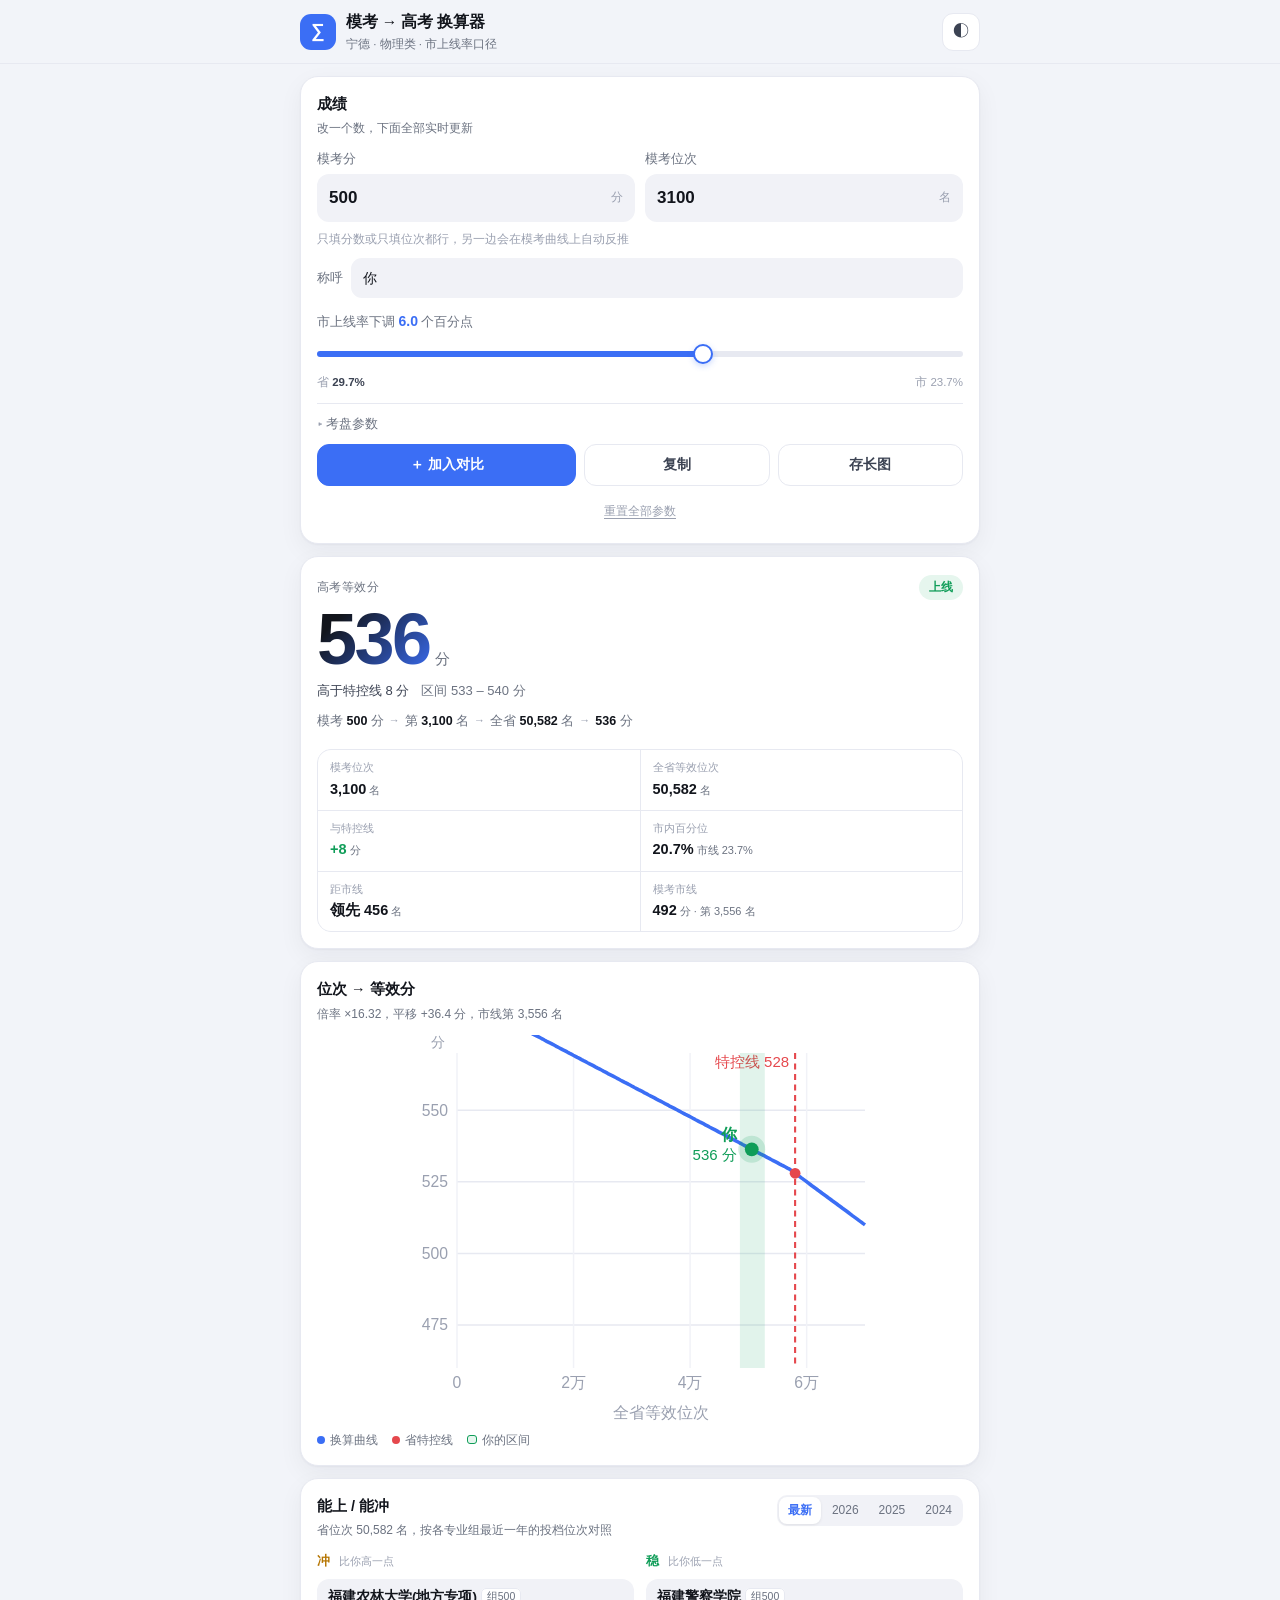
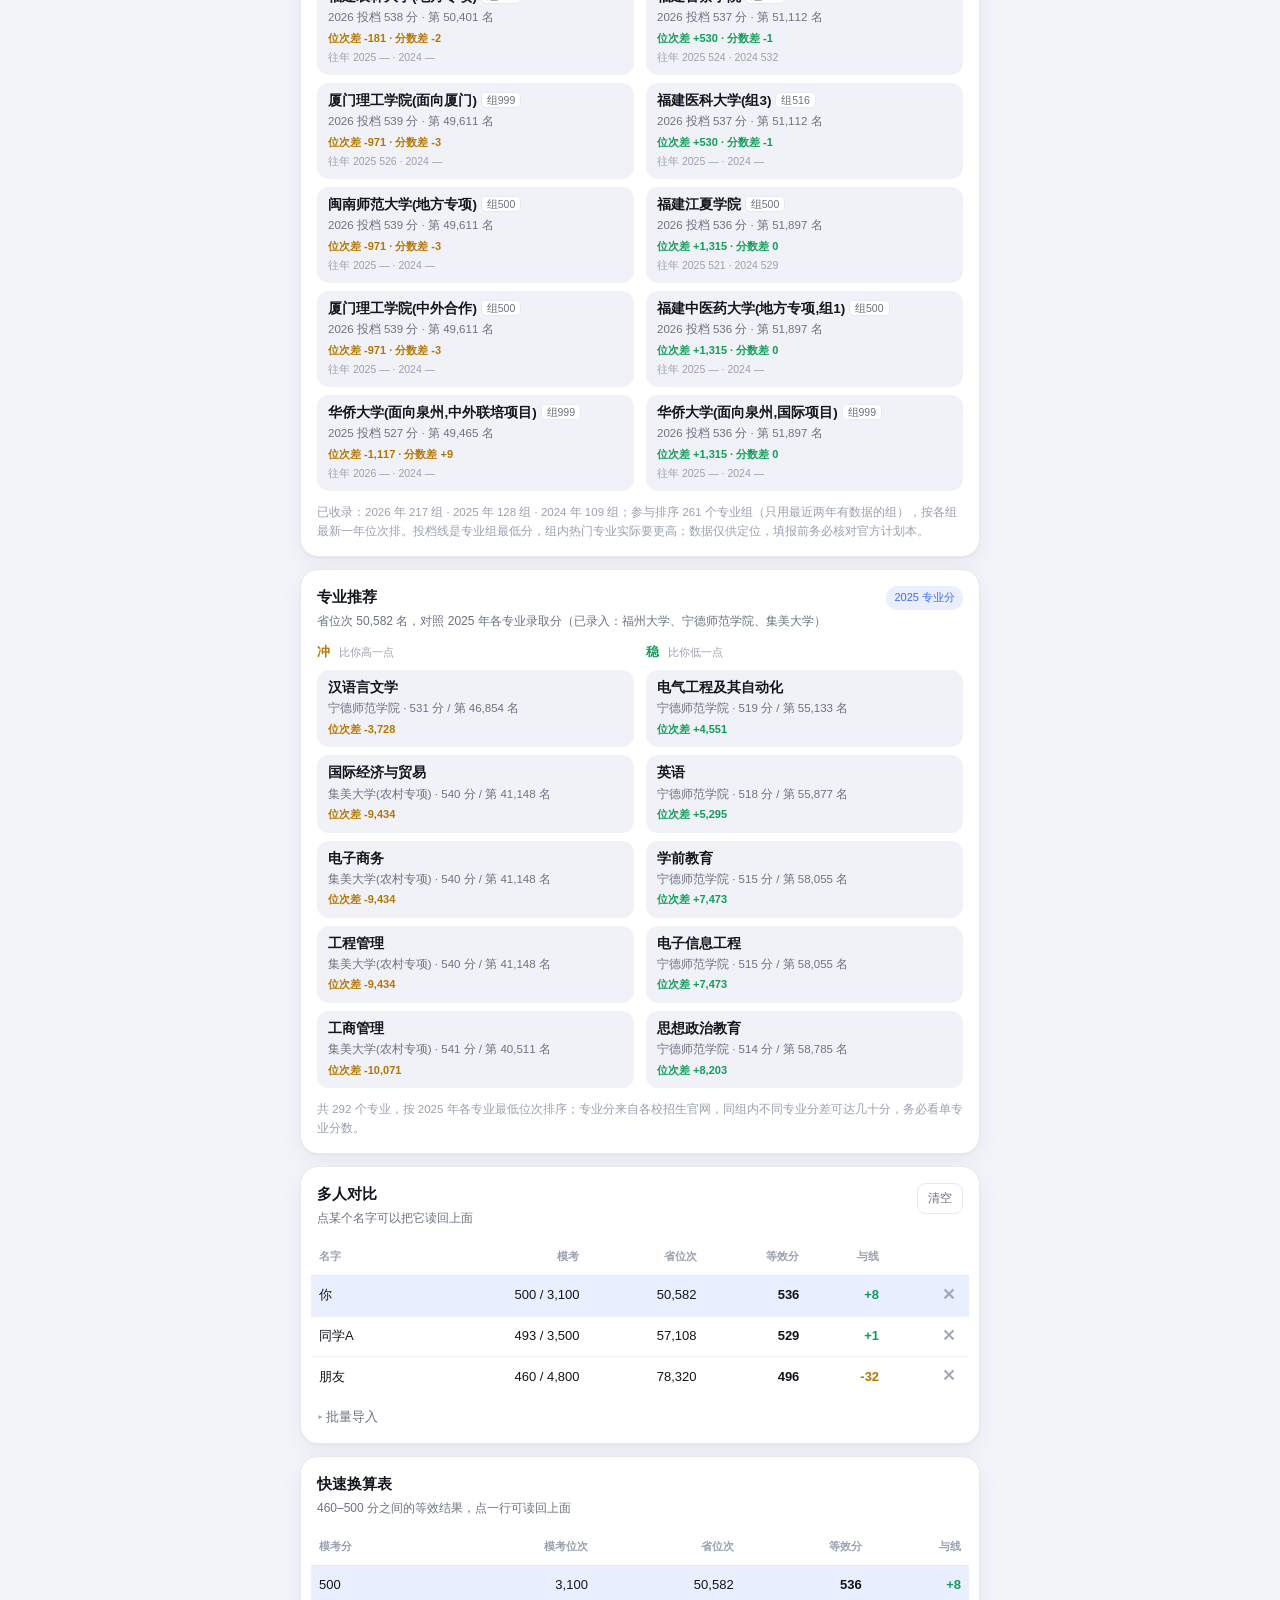
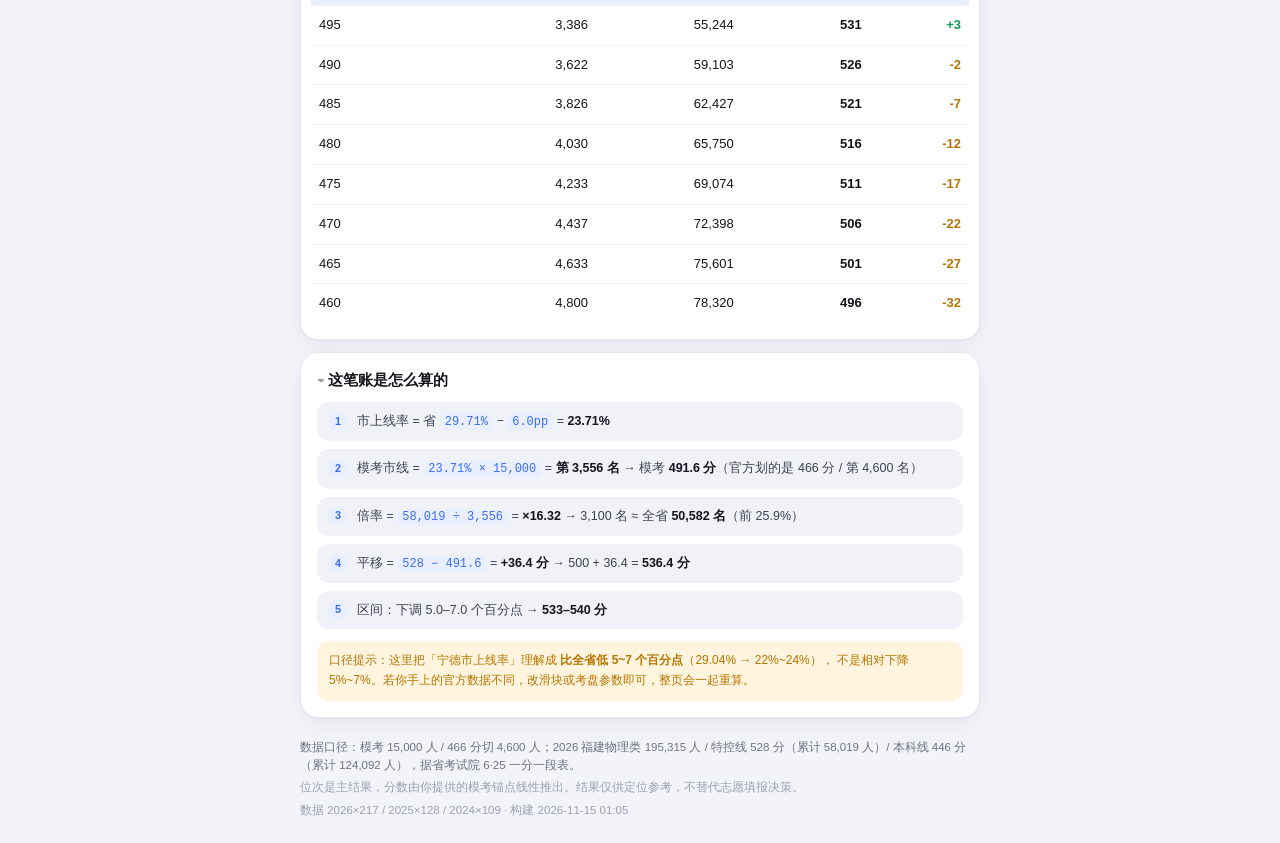
<file: docs/index.html>
<!doctype html>
<html lang="zh-CN" data-theme="light">
<head>
<meta charset="utf-8" />
<meta name="viewport" content="width=device-width, initial-scale=1, viewport-fit=cover" />
<title>模考 → 高考 换算器 · 宁德物理类</title>
<meta name="description" content="按宁德市上线率（比全省低 5~7 个百分点）把模考成绩换算成全省等效位次和高考等效分。支持多人对比、快速换算表、一键存长图。" />
<meta name="theme-color" content="#f4f6fb" media="(prefers-color-scheme: light)" />
<meta name="theme-color" content="#0f1115" media="(prefers-color-scheme: dark)" />
<link rel="icon" href="data:image/svg+xml,%3Csvg xmlns='http://www.w3.org/2000/svg' viewBox='0 0 32 32'%3E%3Crect width='32' height='32' rx='8' fill='%233b6ef5'/%3E%3Ctext x='16' y='23' font-size='19' fill='white' text-anchor='middle' font-family='sans-serif'%3E∑%3C/text%3E%3C/svg%3E" />
<link rel="stylesheet" href="./styles.css" />
<script>
  // 首帧就定好主题，避免浅色闪一下
  try {
    var saved = localStorage.getItem('sc.theme.v1');
    document.documentElement.dataset.theme =
      saved || (window.matchMedia('(prefers-color-scheme: dark)').matches ? 'dark' : 'light');
  } catch (e) {}
</script>
</head>
<body>

<noscript>
  <div class="warn wrap" style="margin-top:10px">
    这个页面需要 JavaScript。当前环境把它关掉了（比如被 <code>sandbox</code> 限制的预览窗口），
    请用浏览器打开，或部署到 GitHub Pages 再看。
  </div>
</noscript>

<div id="boot-error" class="warn wrap" hidden>
  <b>脚本没跑起来</b>：页面停在默认数字，按钮不会响应。
  常见原因是文件被放在不允许执行脚本的环境里（比如某些预览器、或被拦截的 iframe）。
  用浏览器打开 <code>http://localhost:8000</code>（在 docs 目录执行
  <code>python3 -m http.server 8000</code>），或部署到 GitHub Pages 再看。
  <span id="boot-detail" class="dim"></span>
</div>

<header class="top">
  <div class="wrap top-inner">
    <div class="brand">
      <div class="logo">∑</div>
      <div class="brand-txt">
        <h1>模考 → 高考 换算器</h1>
        <p>宁德 · 物理类 · 市上线率口径</p>
      </div>
    </div>
    <button id="btn-theme" class="icon-btn" type="button" aria-label="切换深浅色">◐</button>
  </div>
</header>

<main class="wrap">

  <!-- ① 输入 -->
  <section class="card" id="card-input">
    <div class="card-head">
      <h2>成绩</h2>
      <p class="card-sub">改一个数，下面全部实时更新</p>
    </div>

    <div class="row2">
      <label class="field" for="in-score">
        <span class="label">模考分</span>
        <span class="control">
          <input id="in-score" type="number" inputmode="decimal" step="1" value="500" />
          <em>分</em>
        </span>
      </label>
      <label class="field" for="in-rank">
        <span class="label">模考位次</span>
        <span class="control">
          <input id="in-rank" type="number" inputmode="numeric" step="1" value="3100" />
          <em>名</em>
        </span>
      </label>
    </div>

    <p class="hint">只填分数或只填位次都行，另一边会在模考曲线上自动反推</p>

    <div class="namerow">
      <span>称呼</span>
      <input id="in-name" type="text" value="你" maxlength="10" placeholder="你" autocomplete="off" />
    </div>

    <div class="field">
      <div class="field-label">市上线率下调 <b id="out-drop">6.0</b> 个百分点</div>
      <input id="in-drop" type="range" min="0" max="10" step="0.5" value="6" />
      <div class="scale"><span>省 <b id="out-prov">29.0%</b></span><span id="out-rate">市 23.0%</span></div>
    </div>

    <details class="params">
      <summary>考盘参数</summary>
      <div class="param-grid">
        <label>模考人数 <input id="p-mock-total" type="number" value="15000" /></label>
        <label>模考线分 <input id="p-mock-line-score" type="number" value="466" /></label>
        <label>模考线位次 <input id="p-mock-line-rank" type="number" value="4600" /></label>
        <label>高考人数 <input id="p-gk-total" type="number" value="195315" /></label>
        <label>高考线分 <input id="p-gk-line-score" type="number" value="528" /></label>
        <label>高考线位次 <input id="p-gk-line-rank" type="number" value="58019" /></label>
      </div>
    </details>

    <p id="error" class="error" hidden></p>

    <div class="actions">
      <button id="btn-add" class="btn primary" type="button">＋ 加入对比</button>
      <button id="btn-copy" class="btn ghost" type="button">复制</button>
      <button id="btn-export" class="btn ghost" type="button">存长图</button>
    </div>
    <button id="btn-reset" class="linkbtn" type="button">重置全部参数</button>
  </section>

  <!-- ② 结果 -->
  <section class="card result" id="card-result">
    <div class="hero">
      <div class="hero-top">
        <span class="eyebrow">高考等效分</span>
        <span id="badge" class="badge">上线</span>
      </div>
      <div class="hero-num"><span id="res-score">534</span><small>分</small></div>
      <p class="hero-sub"><span id="res-delta">高于特控线 6 分</span><span id="res-range">区间 532 – 538 分</span></p>
      <p class="chain" id="chain"></p>
      <p class="chain-note" id="chain-note" hidden></p>
    </div>
    <dl id="stats" class="stats"></dl>
  </section>

  <!-- ③ 曲线 -->
  <section class="card" id="card-chart">
    <div class="card-head">
      <h2>位次 → 等效分</h2>
      <p class="card-sub" id="chart-sub"></p>
    </div>
    <div id="chart" class="chart"></div>
    <div class="legend">
      <span><i class="dot curve"></i>换算曲线</span>
      <span><i class="dot line"></i>省特控线</span>
      <span><i class="bar"></i>你的区间</span>
    </div>
  </section>

  <!-- ④ 能上 / 能冲 -->
  <section class="card" id="card-rec">
    <div class="card-head row">
      <div>
        <h2>能上 / 能冲</h2>
        <p class="card-sub" id="rec-sub"></p>
      </div>
      <div class="seg" id="year-seg" role="group" aria-label="切换年份">
        <button type="button" data-year="latest" class="on">最新</button>
        <button type="button" data-year="2026">2026</button>
        <button type="button" data-year="2025">2025</button>
        <button type="button" data-year="2024">2024</button>
      </div>
    </div>
    <div class="rec-grid">
      <div class="rec-col reach">
        <h3>冲 <small>比你高一点</small></h3>
        <ol id="rec-reach" class="rec-list"></ol>
      </div>
      <div class="rec-col safe">
        <h3>稳 <small>比你低一点</small></h3>
        <ol id="rec-safe" class="rec-list"></ol>
      </div>
    </div>
    <p class="rec-note" id="rec-note"></p>
  </section>

  <!-- ⑤ 专业推荐 -->
  <section class="card" id="card-major">
    <div class="card-head row">
      <div>
        <h2>专业推荐</h2>
        <p class="card-sub" id="major-sub"></p>
      </div>
      <span class="pill" id="major-pill">2025 专业分</span>
    </div>
    <div class="rec-grid">
      <div class="rec-col reach">
        <h3>冲 <small>比你高一点</small></h3>
        <ol id="major-reach" class="rec-list"></ol>
      </div>
      <div class="rec-col safe">
        <h3>稳 <small>比你低一点</small></h3>
        <ol id="major-safe" class="rec-list"></ol>
      </div>
    </div>
    <p class="rec-note" id="major-note"></p>
  </section>

  <!-- ⑥ 多人对比 -->
  <section class="card" id="card-compare">
    <div class="card-head row">
      <div>
        <h2>多人对比</h2>
        <p class="card-sub">点某个名字可以把它读回上面</p>
      </div>
      <button id="btn-clear" class="mini" type="button">清空</button>
    </div>
    <div class="table-wrap">
      <table id="compare-table">
        <thead>
          <tr><th>名字</th><th>模考</th><th>省位次</th><th>等效分</th><th>与线</th><th></th></tr>
        </thead>
        <tbody></tbody>
      </table>
    </div>
    <details class="import">
      <summary>批量导入</summary>
      <p class="hint">每行一个人：<code>500 3100</code>、<code>小明 500 3100</code>，或只给分数 <code>小明 507</code></p>
      <textarea id="import-text" rows="4" spellcheck="false" placeholder="小明 500 3100&#10;小红 480 4200"></textarea>
      <button id="btn-import" class="btn ghost" type="button">导入</button>
    </details>
  </section>

  <!-- ⑤ 快速换算表 -->
  <section class="card" id="card-lookup">
    <div class="card-head">
      <h2>快速换算表</h2>
      <p class="card-sub">460–500 分之间的等效结果，点一行可读回上面</p>
    </div>
    <div class="table-wrap">
      <table id="lookup-table">
        <thead>
          <tr><th>模考分</th><th>模考位次</th><th>省位次</th><th>等效分</th><th>与线</th></tr>
        </thead>
        <tbody></tbody>
      </table>
    </div>
  </section>

  <!-- ⑥ 方法 -->
  <section class="card" id="card-method">
    <details class="method" open>
      <summary>这笔账是怎么算的</summary>
      <ol id="steps" class="steps"></ol>
    </details>
    <p class="note">
      口径提示：这里把「宁德市上线率」理解成 <b>比全省低 5~7 个百分点</b>（29.04% → 22%~24%），
      不是相对下降 5%~7%。若你手上的官方数据不同，改滑块或考盘参数即可，整页会一起重算。
    </p>
  </section>

</main>

<footer class="foot">
  <div class="wrap">
    <p>数据口径：模考 15,000 人 / 466 分切 4,600 人；2026 福建物理类 195,315 人 / 特控线 528 分（累计 58,019 人）/ 本科线 446 分（累计 124,092 人），据省考试院 6·25 一分一段表。</p>
    <p class="dim">位次是主结果，分数由你提供的模考锚点线性推出。结果仅供定位参考，不替代志愿填报决策。</p>
    <p class="dim" id="build-info"></p>
  </div>
</footer>

<script src="./js/core.js?v=20261115a" defer></script>
<script src="./js/admissions.js?v=20261115a" defer></script>
<script src="./js/majors.js?v=20261115a" defer></script>
<script src="./js/chart.js?v=20261115a" defer></script>
<script src="./js/export.js?v=20261115a" defer></script>
<script src="./js/ui.js?v=20261115a" defer></script>
<script>
  // 2 秒后还没就绪，就把原因摆出来，而不是让按钮默默失效
  setTimeout(function () {
    if (!window.__SC_READY) {
      var box = document.getElementById('boot-error');
      var detail = document.getElementById('boot-detail');
      if (box) box.hidden = false;
      if (detail) detail.textContent = '（当前协议：' + location.protocol + '）';
    }
  }, 2000);
</script>
</body>
</html>
</file>
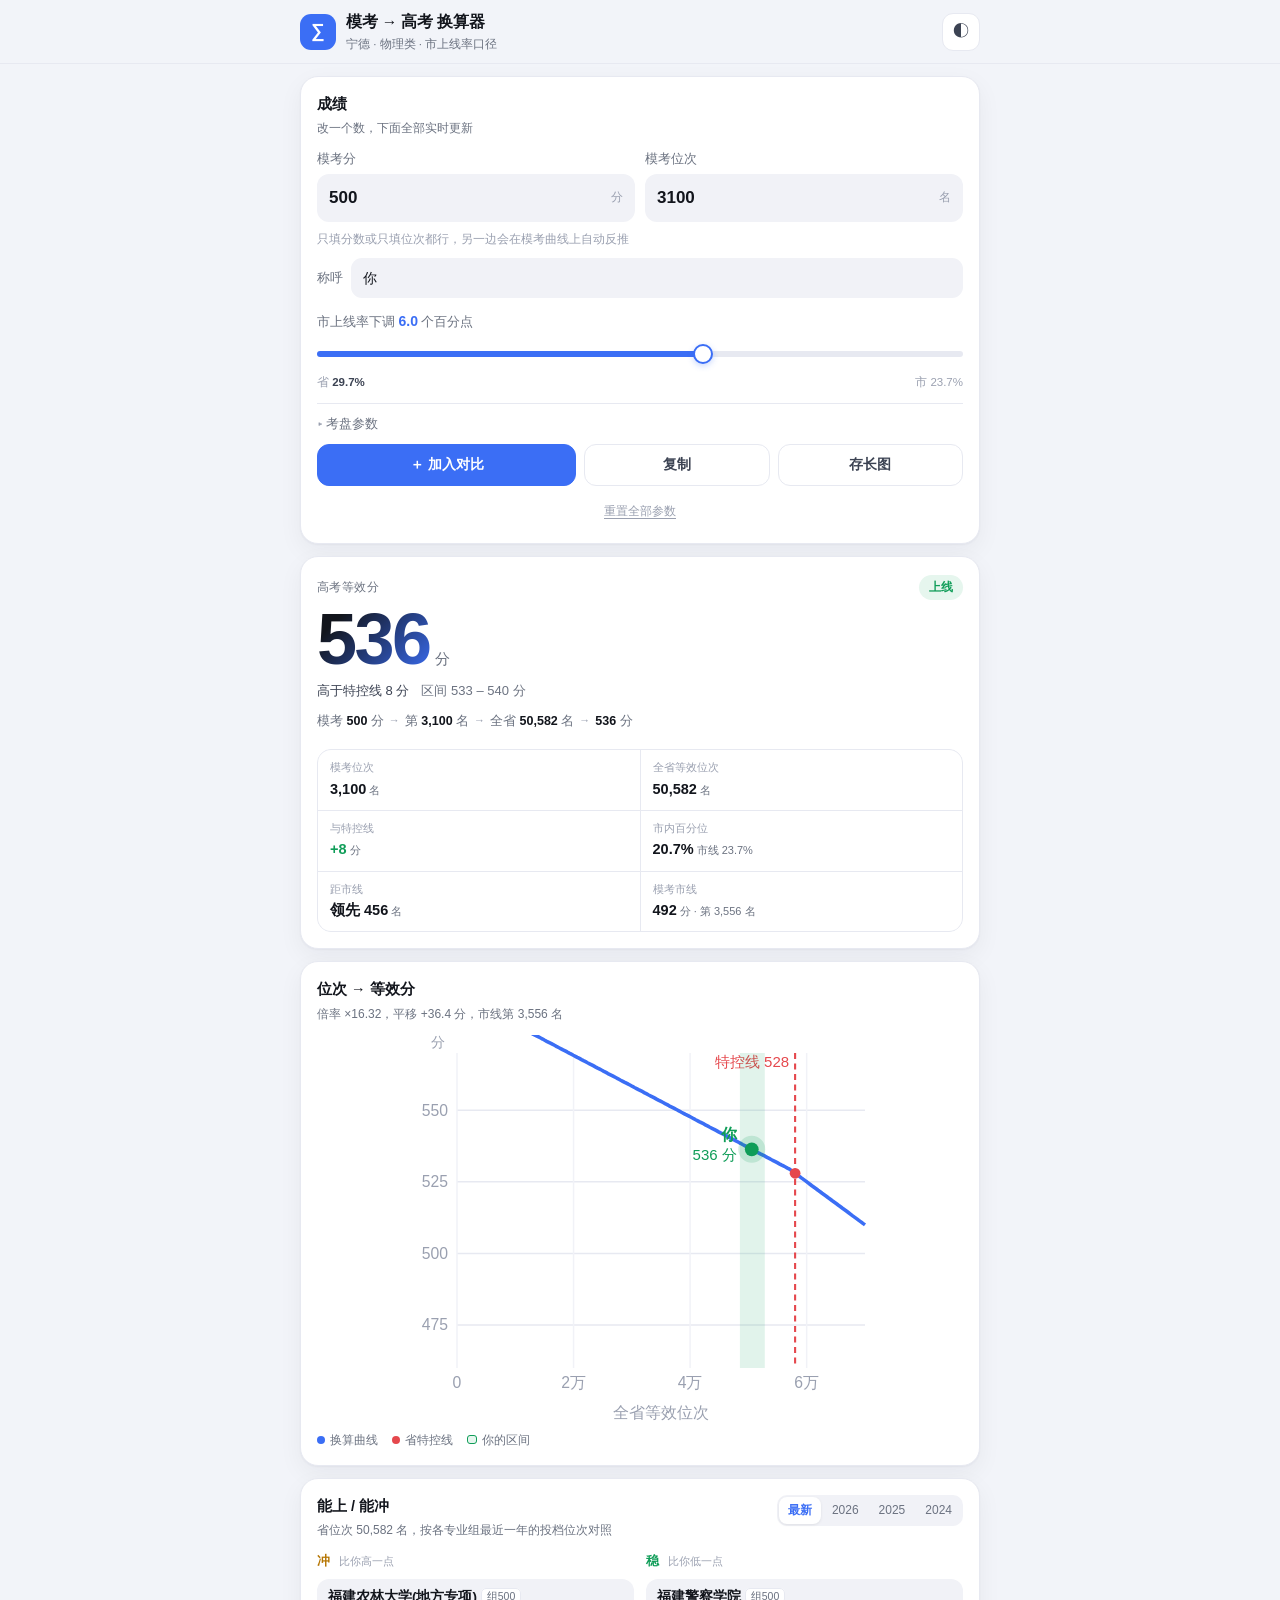
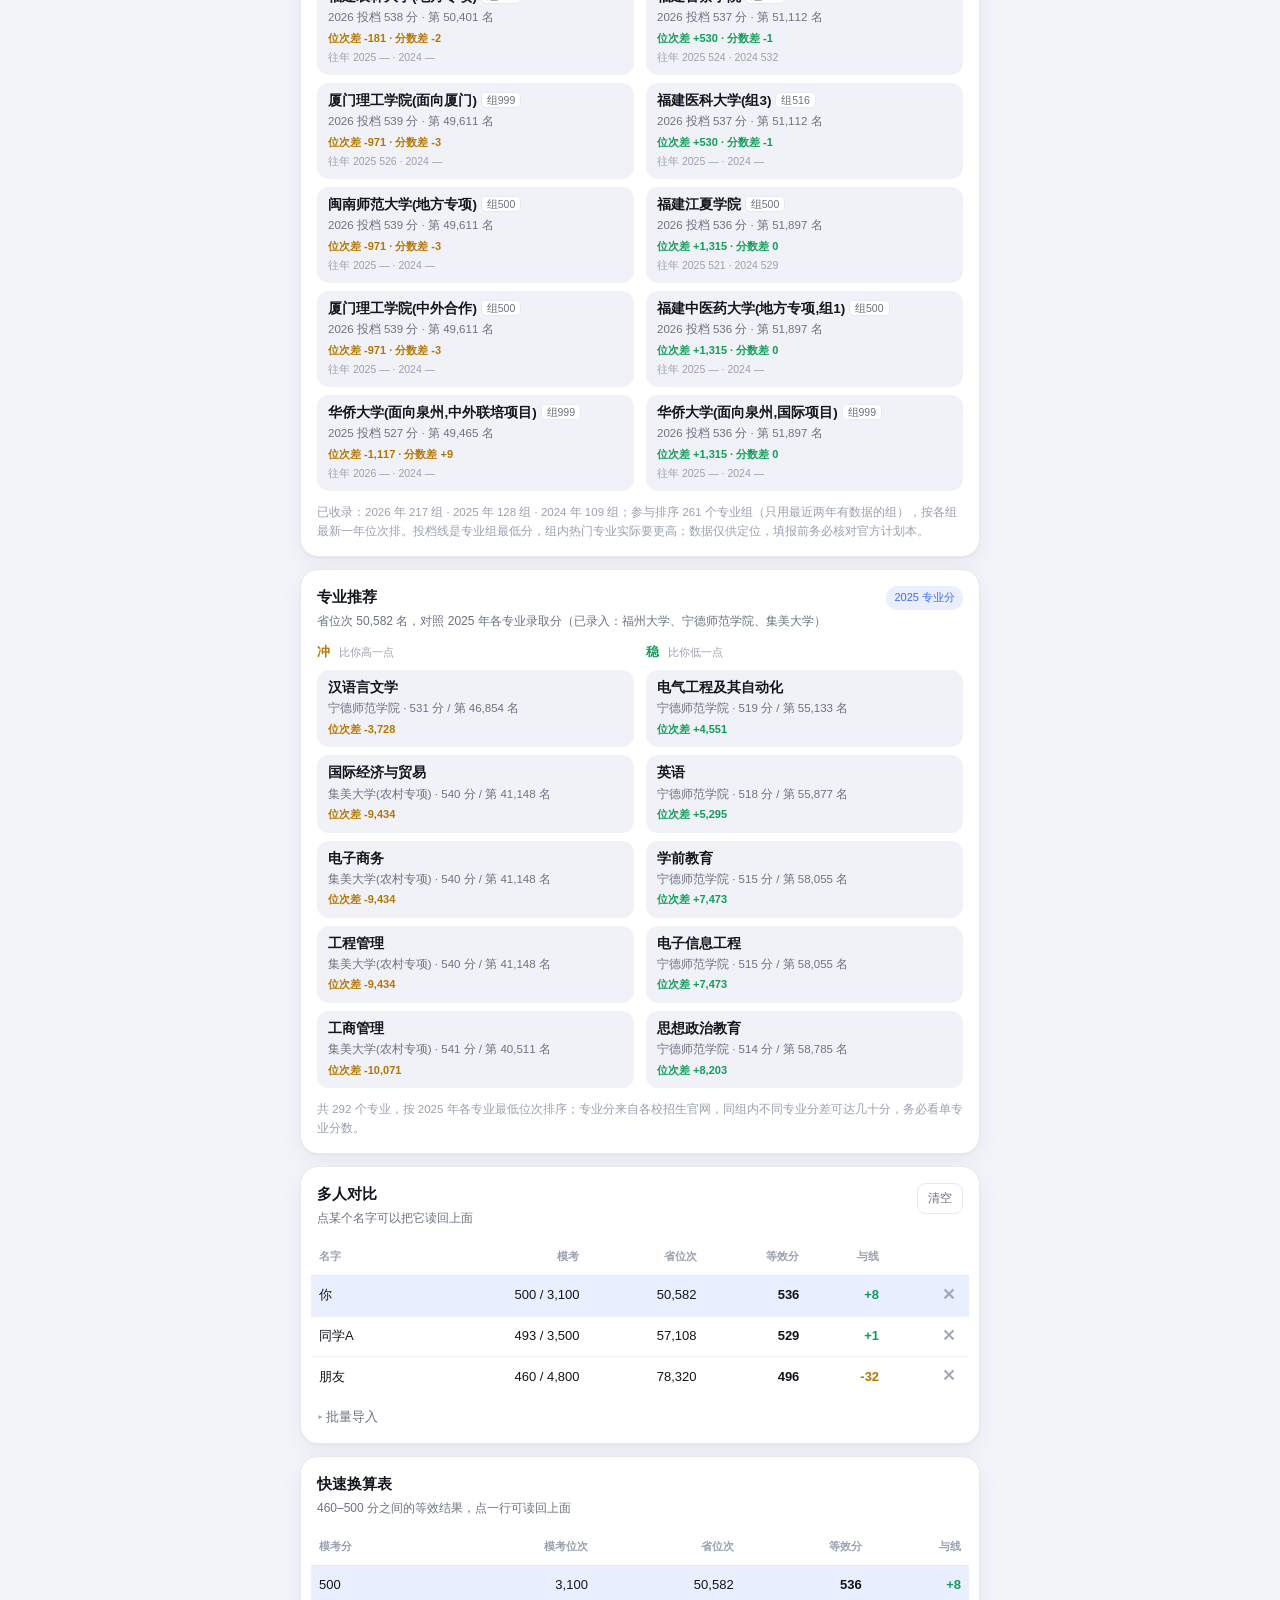
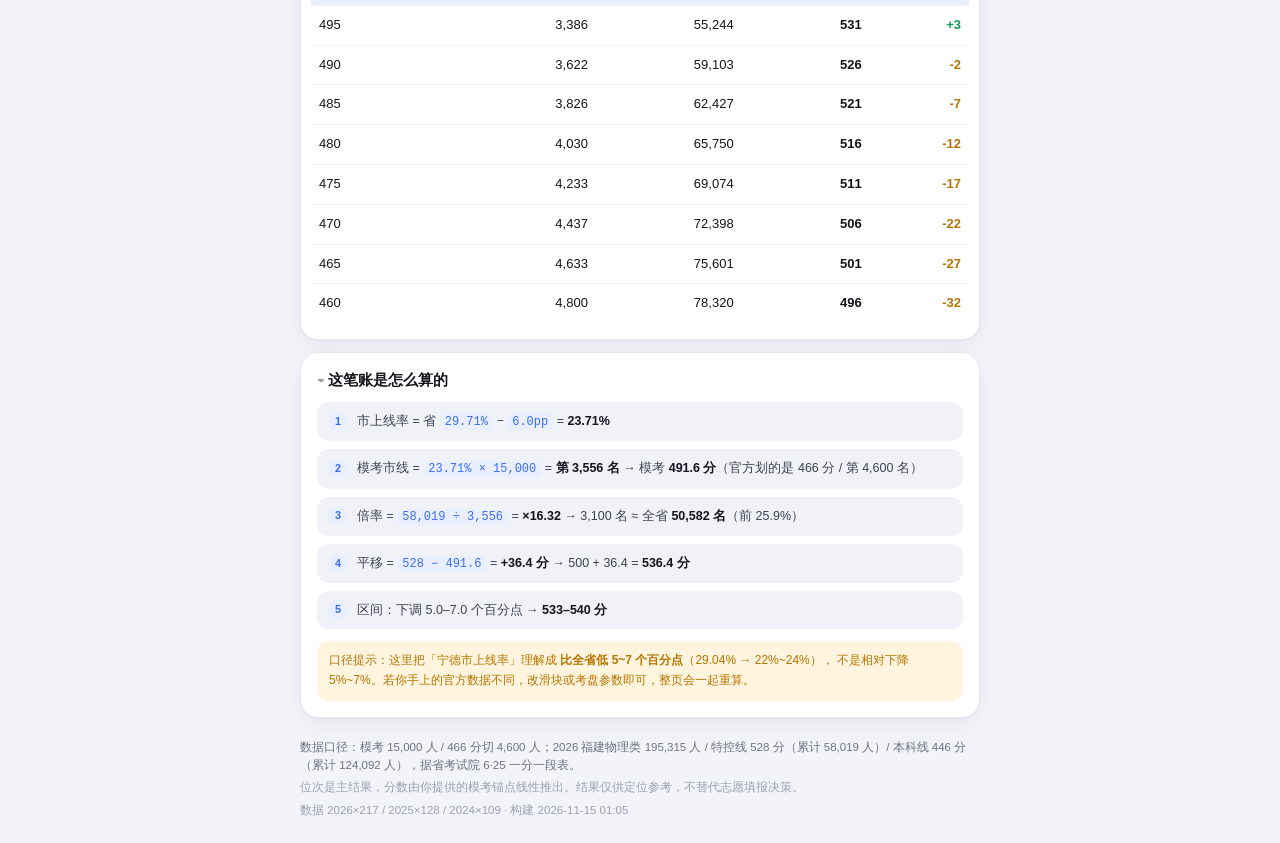
<file: docs/standalone.html>
<!doctype html>
<html lang="zh-CN" data-theme="light">
<head>
<meta charset="utf-8" />
<meta name="viewport" content="width=device-width, initial-scale=1, viewport-fit=cover" />
<title>模考 → 高考 换算器 · 宁德物理类</title>
<meta name="description" content="按宁德市上线率（比全省低 5~7 个百分点）把模考成绩换算成全省等效位次和高考等效分。支持多人对比、快速换算表、一键存长图。" />
<meta name="theme-color" content="#f4f6fb" media="(prefers-color-scheme: light)" />
<meta name="theme-color" content="#0f1115" media="(prefers-color-scheme: dark)" />
<link rel="icon" href="data:image/svg+xml,%3Csvg xmlns='http://www.w3.org/2000/svg' viewBox='0 0 32 32'%3E%3Crect width='32' height='32' rx='8' fill='%233b6ef5'/%3E%3Ctext x='16' y='23' font-size='19' fill='white' text-anchor='middle' font-family='sans-serif'%3E∑%3C/text%3E%3C/svg%3E" />
<style>
:root {
  --bg: #f2f4f9;
  --card: #ffffff;
  --ink: #12151c;
  --ink-2: #3c4353;
  --muted: #6b7280;
  --dim: #9aa0b0;
  --line: #e7e9f1;
  --line-soft: #f1f2f7;
  --accent: #3b6ef5;
  --accent-soft: #e9efff;
  --green: #0f9d58;
  --green-soft: #e6f6ee;
  --red: #e5484d;
  --red-soft: #fdeceb;
  --amber: #b57500;
  --amber-soft: #fff4de;
  --shadow: 0 1px 2px rgba(18, 24, 40, 0.04), 0 8px 24px rgba(18, 24, 40, 0.05);
  --radius: 18px;
}

html[data-theme='dark'] {
  --bg: #0e1116;
  --card: #161a22;
  --ink: #e9ecf3;
  --ink-2: #c2c8d6;
  --muted: #939bad;
  --dim: #6f7789;
  --line: #242a36;
  --line-soft: #1c222c;
  --accent: #6b93ff;
  --accent-soft: #18233f;
  --green: #3ddc97;
  --green-soft: #12291f;
  --red: #ff6b6b;
  --red-soft: #2b1618;
  --amber: #f0b429;
  --amber-soft: #2a2113;
  --shadow: 0 1px 2px rgba(0, 0, 0, 0.4), 0 10px 28px rgba(0, 0, 0, 0.35);
  color-scheme: dark;
}

* { box-sizing: border-box; }

html, body { max-width: 100%; overflow-x: hidden; }

body {
  margin: 0;
  background: var(--bg);
  color: var(--ink);
  font: 15px/1.6 -apple-system, BlinkMacSystemFont, 'PingFang SC', 'Hiragino Sans GB',
        'Microsoft YaHei', 'Segoe UI', Roboto, sans-serif;
  -webkit-font-smoothing: antialiased;
  -webkit-tap-highlight-color: transparent;
  padding-bottom: env(safe-area-inset-bottom);
}

.wrap { width: min(680px, 100% - 24px); margin-inline: auto; }

/* ---------- 顶栏 ---------- */
.top {
  position: sticky; top: 0; z-index: 20;
  padding-top: env(safe-area-inset-top);
  background: var(--bg);
  border-bottom: 1px solid var(--line);
}
.top-inner {
  display: flex; align-items: center; justify-content: space-between; gap: 12px;
  padding: 10px 0;
}
.brand { display: flex; align-items: center; gap: 10px; min-width: 0; }
.logo {
  width: 36px; height: 36px; flex: none;
  display: grid; place-items: center;
  border-radius: 11px;
  background: var(--accent); color: #fff;
  font-size: 19px; font-weight: 600;
}
.brand-txt { min-width: 0; }
.top h1 {
  margin: 0; font-size: 15.5px; font-weight: 650; letter-spacing: -0.01em;
  white-space: nowrap; overflow: hidden; text-overflow: ellipsis;
}
.top p { margin: 0; font-size: 11.5px; color: var(--muted); white-space: nowrap; overflow: hidden; text-overflow: ellipsis; }
.icon-btn {
  flex: none;
  width: 38px; height: 38px;
  display: grid; place-items: center;
  border-radius: 11px; cursor: pointer;
  border: 1px solid var(--line);
  background: var(--card);
  color: var(--ink-2);
  font-size: 16px;
}
.icon-btn:active { transform: scale(0.96); }

/* ---------- 布局 ---------- */
main.wrap { display: grid; gap: 12px; padding: 12px 0 4px; }

.card {
  min-width: 0;
  background: var(--card);
  border: 1px solid var(--line);
  border-radius: var(--radius);
  box-shadow: var(--shadow);
  padding: 16px;
}

.card-head { margin-bottom: 12px; }
.card-head.row { display: flex; align-items: flex-start; justify-content: space-between; gap: 12px; }
.card h2 { margin: 0; font-size: 14.5px; font-weight: 650; }
.card-sub { margin: 3px 0 0; font-size: 12px; color: var(--muted); line-height: 1.5; }

.row2 { display: grid; grid-template-columns: 1fr 1fr; gap: 10px; }

/* ---------- 表单 ---------- */
.field { display: block; margin-bottom: 12px; min-width: 0; }
.field .label, .field-label {
  display: block; font-size: 12.5px; color: var(--muted); margin-bottom: 5px;
}
.field-label b { color: var(--accent); font-size: 14px; }

.control {
  display: flex; align-items: center; gap: 6px;
  background: var(--line-soft);
  border: 1px solid transparent;
  border-radius: 12px;
  padding: 0 11px;
  transition: border-color 0.15s, box-shadow 0.15s;
}
.control:focus-within { border-color: var(--accent); box-shadow: 0 0 0 3px var(--accent-soft); background: var(--card); }
.control input {
  flex: 1; min-width: 0; width: 100%;
  border: 0; background: transparent; outline: none;
  color: var(--ink);
  font: inherit; font-size: 17px; font-weight: 650;
  padding: 9px 0;
  font-variant-numeric: tabular-nums;
}
.control input::-webkit-outer-spin-button,
.control input::-webkit-inner-spin-button { -webkit-appearance: none; margin: 0; }
.control input[type='number'] { -moz-appearance: textfield; appearance: textfield; }
.control em { font-style: normal; font-size: 12px; color: var(--dim); }

input[type='range'] {
  width: 100%; margin: 4px 0 2px; height: 24px;
  -webkit-appearance: none; appearance: none; background: transparent; cursor: pointer;
}
input[type='range']::-webkit-slider-runnable-track {
  height: 6px; border-radius: 99px;
  background: linear-gradient(90deg, var(--accent) 0 var(--fill, 60%), var(--line) var(--fill, 60%) 100%);
}
input[type='range']::-moz-range-track { height: 6px; border-radius: 99px; background: var(--line); }
input[type='range']::-moz-range-progress { height: 6px; border-radius: 99px; background: var(--accent); }
input[type='range']::-webkit-slider-thumb {
  -webkit-appearance: none; appearance: none;
  width: 20px; height: 20px; margin-top: -7px;
  border-radius: 50%; background: #fff;
  border: 2px solid var(--accent);
  box-shadow: 0 2px 6px rgba(59, 110, 245, 0.28);
}
input[type='range']::-moz-range-thumb {
  width: 18px; height: 18px; border-radius: 50%;
  background: #fff; border: 2px solid var(--accent);
}
.scale { display: flex; justify-content: space-between; font-size: 11.5px; color: var(--dim); }
.scale b { color: var(--ink-2); }

.namerow { display: flex; align-items: center; gap: 8px; margin: 0 0 12px; }
.namerow span { font-size: 12.5px; color: var(--muted); flex: none; }
.namerow input {
  flex: 1; min-width: 0;
  font: inherit; font-size: 14px;
  padding: 8px 11px; border-radius: 11px;
  border: 1px solid transparent; background: var(--line-soft);
  color: var(--ink); outline: none;
}
.namerow input:focus { border-color: var(--accent); background: var(--card); }

.params { border-top: 1px solid var(--line); padding-top: 10px; margin-bottom: 10px; }
.params summary, .import summary, .method summary {
  cursor: pointer; list-style: none; user-select: none;
  font-size: 12.5px; color: var(--muted);
}
.params summary::-webkit-details-marker,
.import summary::-webkit-details-marker,
.method summary::-webkit-details-marker { display: none; }
.params summary::before, .import summary::before, .method summary::before {
  content: '▸ '; color: var(--dim);
}
details[open] > summary::before { content: '▾ '; }

.param-grid { display: grid; grid-template-columns: 1fr 1fr; gap: 8px; margin-top: 10px; }
.param-grid label { font-size: 11px; color: var(--muted); display: grid; gap: 4px; }
.param-grid input {
  width: 100%; min-width: 0;
  font: inherit; font-size: 13px;
  border: 1px solid var(--line); border-radius: 9px;
  padding: 7px 9px; background: var(--line-soft); color: var(--ink);
  outline: none; font-variant-numeric: tabular-nums;
}
.param-grid input:focus { border-color: var(--accent); }

.error {
  margin: 8px 0 0; padding: 9px 12px;
  background: var(--red-soft); color: var(--red);
  border-radius: 10px; font-size: 12.5px;
}

.actions { display: grid; grid-template-columns: 1.4fr 1fr 1fr; gap: 8px; margin-top: 4px; }
.btn {
  font: inherit; font-size: 13.5px; font-weight: 600;
  min-height: 42px; padding: 0 10px;
  border-radius: 12px; cursor: pointer;
  border: 1px solid var(--line); background: var(--card); color: var(--ink-2);
  transition: transform 0.08s, background 0.15s;
  white-space: nowrap;
}
.btn:active { transform: translateY(1px); }
.btn.ghost:hover { background: var(--line-soft); }
.btn.primary { background: var(--accent); border-color: var(--accent); color: #fff; }
.btn.primary.done { background: var(--green); border-color: var(--green); }
.linkbtn {
  display: block; margin: 10px auto 0;
  background: none; border: 0; padding: 6px 8px;
  color: var(--dim); font: inherit; font-size: 12px; cursor: pointer;
  text-decoration: underline; text-underline-offset: 3px;
}
.mini {
  flex: none; font: inherit; font-size: 12px;
  padding: 5px 10px; border-radius: 9px; cursor: pointer;
  border: 1px solid var(--line); background: var(--card); color: var(--muted);
}

/* ---------- 结果 ---------- */
.result .hero { padding: 2px 0 4px; }
.hero-top { display: flex; align-items: center; justify-content: space-between; gap: 10px; }
.eyebrow { font-size: 12px; color: var(--muted); letter-spacing: 0.04em; }
.badge { font-size: 11.5px; font-weight: 650; padding: 3px 10px; border-radius: 99px; background: var(--green-soft); color: var(--green); }
.badge.off { background: var(--amber-soft); color: var(--amber); }

.hero-num { display: flex; align-items: baseline; gap: 5px; margin: 2px 0; line-height: 1.05; }
.hero-num span {
  font-size: clamp(52px, 16vw, 72px); font-weight: 750; letter-spacing: -0.035em;
  font-variant-numeric: tabular-nums;
  background: linear-gradient(135deg, var(--ink) 20%, var(--accent));
  -webkit-background-clip: text; background-clip: text; color: transparent;
}
.hero-num small { font-size: 15px; color: var(--muted); font-weight: 500; }
.hero-sub { display: flex; flex-wrap: wrap; gap: 4px 12px; margin: 4px 0 0; font-size: 13px; color: var(--ink-2); }
.hero-sub span:last-child { color: var(--muted); }

.chain { display: flex; flex-wrap: wrap; align-items: center; gap: 5px; margin: 9px 0 0; font-size: 12.5px; color: var(--muted); }
.chain b { color: var(--ink); font-weight: 650; }
.chain i { font-style: normal; color: var(--dim); font-size: 11px; }
.inferred { font-size: 10.5px; color: var(--accent); background: var(--accent-soft); padding: 1px 5px; border-radius: 5px; }
.chain-note { margin: 6px 0 0; font-size: 11.5px; color: var(--amber); }

.hint { margin: -4px 0 10px; font-size: 11.5px; color: var(--dim); }

.stats {
  display: grid; grid-template-columns: 1fr 1fr; gap: 1px;
  margin: 14px 0 0; background: var(--line);
  border: 1px solid var(--line); border-radius: 14px; overflow: hidden;
}
.stats > div { background: var(--card); padding: 9px 12px; min-width: 0; }
.stats dt { font-size: 11px; color: var(--dim); margin-bottom: 1px; }
.stats dd { margin: 0; font-size: 14.5px; font-weight: 650; color: var(--ink); font-variant-numeric: tabular-nums; }
.stats dd small { font-size: 11px; font-weight: 500; color: var(--muted); margin-left: 3px; }

/* ---------- 图 ---------- */
.chart { margin: 0 auto; max-width: 480px; }
.chart svg { width: 100%; height: auto; display: block; }
.legend { display: flex; gap: 14px; flex-wrap: wrap; margin-top: 6px; font-size: 11.5px; color: var(--muted); }
.legend span { display: inline-flex; align-items: center; gap: 5px; }
.dot { width: 8px; height: 8px; border-radius: 50%; }
.legend .dot.curve { background: var(--accent); }
.legend .dot.line { background: var(--red); }
.bar { width: 10px; height: 9px; border-radius: 3px; background: var(--green-soft); border: 1px solid var(--green); }

.pill {
  flex: none; font-size: 11px; color: var(--accent);
  background: var(--accent-soft); padding: 3px 8px; border-radius: 99px;
}

.seg { display: flex; gap: 2px; background: var(--line-soft); border-radius: 10px; padding: 2px; }
.seg button {
  border: 0; background: transparent; cursor: pointer;
  font: inherit; font-size: 12px; color: var(--muted);
  padding: 4px 9px; border-radius: 8px;
}
.seg button.on { background: var(--card); color: var(--accent); font-weight: 650; box-shadow: 0 1px 3px rgba(0,0,0,.08); }

/* ---------- 推荐 ---------- */
.rec-grid { display: grid; gap: 12px; }
.rec-col h3 { margin: 0 0 8px; font-size: 12.5px; font-weight: 650; }
.rec-col.reach h3 { color: var(--amber); }
.rec-col.safe h3 { color: var(--green); }
.rec-col h3 small { font-weight: 400; font-size: 11px; color: var(--dim); margin-left: 6px; }
.rec-list { list-style: none; margin: 0; padding: 0; display: grid; gap: 8px; }
.rec-list li { background: var(--line-soft); border-radius: 12px; padding: 9px 11px; }
.rec-list .n { font-size: 13.5px; font-weight: 650; line-height: 1.35; }
.rec-list .grp {
  font-size: 10.5px; font-weight: 500; color: var(--muted);
  background: var(--card); border: 1px solid var(--line);
  padding: 1px 5px; border-radius: 5px; vertical-align: 1px;
}
.rec-list .h { font-size: 10.5px; color: var(--dim); margin-top: 2px; font-variant-numeric: tabular-nums; }
.rec-list .m { font-size: 11.5px; color: var(--muted); margin-top: 2px; font-variant-numeric: tabular-nums; }
.rec-list .d { font-size: 11px; margin-top: 3px; }
.rec-empty { background: none !important; color: var(--dim); font-size: 12px; padding: 6px 2px; }
.rec-note { margin: 12px 0 0; font-size: 11.5px; color: var(--dim); line-height: 1.6; }

@media (min-width: 560px) { .rec-grid { grid-template-columns: 1fr 1fr; } }

/* ---------- 表 ---------- */
.table-wrap { overflow-x: auto; -webkit-overflow-scrolling: touch; margin: 0 -6px; }
table { width: 100%; border-collapse: collapse; font-size: 13px; }
th, td { padding: 9px 8px; text-align: right; white-space: nowrap; }
th:first-child, td:first-child { text-align: left; }
thead th { font-size: 11px; font-weight: 600; color: var(--dim); border-bottom: 1px solid var(--line); }
tbody tr + tr td { border-top: 1px solid var(--line-soft); }
tbody td { font-variant-numeric: tabular-nums; }
tbody tr.me { background: var(--accent-soft); }
tbody tr.tap { cursor: pointer; }
tbody tr.tap:active { background: var(--line-soft); }
.del {
  border: 0; background: none; cursor: pointer; color: var(--dim);
  font-size: 15px; line-height: 1; padding: 2px 4px; border-radius: 6px;
}
.del:hover { color: var(--red); }
.pos { color: var(--green); font-weight: 650; }
.neg { color: var(--amber); font-weight: 650; }
.empty { color: var(--dim); font-size: 12.5px; padding: 10px 4px; text-align: center; }

.import { margin-top: 10px; }
.import .hint { font-size: 11.5px; color: var(--dim); margin: 8px 0 6px; }
.import textarea {
  width: 100%; font: inherit; font-size: 13px;
  border: 1px solid var(--line); border-radius: 11px;
  background: var(--line-soft); color: var(--ink);
  padding: 9px 11px; resize: vertical; outline: none;
  line-height: 1.7;
}
.import textarea:focus { border-color: var(--accent); }
.import .btn { width: 100%; margin-top: 8px; }
code {
  font-family: ui-monospace, SFMono-Regular, Menlo, monospace;
  font-size: 12px;
}

/* ---------- 方法 ---------- */
.method summary { font-size: 14.5px; font-weight: 650; color: var(--ink); margin-bottom: 10px; }
.steps { margin: 0; padding: 0; list-style: none; counter-reset: step; display: grid; gap: 8px; }
.steps li {
  counter-increment: step; position: relative;
  padding: 9px 12px 9px 40px;
  background: var(--line-soft); border-radius: 12px;
  font-size: 12.5px; color: var(--ink-2); overflow-wrap: anywhere;
}
.steps li::before {
  content: counter(step);
  position: absolute; left: 11px; top: 50%; transform: translateY(-50%);
  width: 20px; height: 20px; border-radius: 50%;
  display: grid; place-items: center;
  background: var(--accent-soft); color: var(--accent);
  font-size: 11px; font-weight: 700;
}
.steps code { color: var(--accent); background: var(--accent-soft); padding: 1px 5px; border-radius: 5px; }
.steps b { color: var(--ink); }

.note {
  margin: 12px 0 0; padding: 10px 12px;
  background: var(--amber-soft); border-radius: 12px;
  font-size: 12px; color: var(--amber); line-height: 1.65;
}

/* ---------- 页脚 ---------- */
.foot { margin: 16px 0 28px; }
.foot p { margin: 0 0 4px; font-size: 11.5px; color: var(--muted); line-height: 1.6; }
.foot .dim { color: var(--dim); }

.warn {
  margin-top: 10px; padding: 10px 13px;
  background: var(--amber-soft); color: var(--amber);
  border-radius: 12px; font-size: 12.5px; line-height: 1.7;
}
.warn code { background: rgba(0, 0, 0, 0.08); padding: 1px 5px; border-radius: 4px; }

@media (max-width: 380px) {
  .row2 { grid-template-columns: 1fr; gap: 0; }
  .actions { grid-template-columns: 1fr 1fr; }
  .actions .primary { grid-column: 1 / -1; }
}

@media (prefers-reduced-motion: reduce) {
  * { transition: none !important; }
}

</style>
<script>
  // 首帧就定好主题，避免浅色闪一下
  try {
    var saved = localStorage.getItem('sc.theme.v1');
    document.documentElement.dataset.theme =
      saved || (window.matchMedia('(prefers-color-scheme: dark)').matches ? 'dark' : 'light');
  } catch (e) {}
</script>
</head>
<body>

<noscript>
  <div class="warn wrap" style="margin-top:10px">
    这个页面需要 JavaScript。当前环境把它关掉了（比如被 <code>sandbox</code> 限制的预览窗口），
    请用浏览器打开，或部署到 GitHub Pages 再看。
  </div>
</noscript>

<div id="boot-error" class="warn wrap" hidden>
  <b>脚本没跑起来</b>：页面停在默认数字，按钮不会响应。
  常见原因是文件被放在不允许执行脚本的环境里（比如某些预览器、或被拦截的 iframe）。
  用浏览器打开 <code>http://localhost:8000</code>（在 docs 目录执行
  <code>python3 -m http.server 8000</code>），或部署到 GitHub Pages 再看。
  <span id="boot-detail" class="dim"></span>
</div>

<header class="top">
  <div class="wrap top-inner">
    <div class="brand">
      <div class="logo">∑</div>
      <div class="brand-txt">
        <h1>模考 → 高考 换算器</h1>
        <p>宁德 · 物理类 · 市上线率口径</p>
      </div>
    </div>
    <button id="btn-theme" class="icon-btn" type="button" aria-label="切换深浅色">◐</button>
  </div>
</header>

<main class="wrap">

  <!-- ① 输入 -->
  <section class="card" id="card-input">
    <div class="card-head">
      <h2>成绩</h2>
      <p class="card-sub">改一个数，下面全部实时更新</p>
    </div>

    <div class="row2">
      <label class="field" for="in-score">
        <span class="label">模考分</span>
        <span class="control">
          <input id="in-score" type="number" inputmode="decimal" step="1" value="500" />
          <em>分</em>
        </span>
      </label>
      <label class="field" for="in-rank">
        <span class="label">模考位次</span>
        <span class="control">
          <input id="in-rank" type="number" inputmode="numeric" step="1" value="3100" />
          <em>名</em>
        </span>
      </label>
    </div>

    <p class="hint">只填分数或只填位次都行，另一边会在模考曲线上自动反推</p>

    <div class="namerow">
      <span>称呼</span>
      <input id="in-name" type="text" value="你" maxlength="10" placeholder="你" autocomplete="off" />
    </div>

    <div class="field">
      <div class="field-label">市上线率下调 <b id="out-drop">6.0</b> 个百分点</div>
      <input id="in-drop" type="range" min="0" max="10" step="0.5" value="6" />
      <div class="scale"><span>省 <b id="out-prov">29.0%</b></span><span id="out-rate">市 23.0%</span></div>
    </div>

    <details class="params">
      <summary>考盘参数</summary>
      <div class="param-grid">
        <label>模考人数 <input id="p-mock-total" type="number" value="15000" /></label>
        <label>模考线分 <input id="p-mock-line-score" type="number" value="466" /></label>
        <label>模考线位次 <input id="p-mock-line-rank" type="number" value="4600" /></label>
        <label>高考人数 <input id="p-gk-total" type="number" value="195315" /></label>
        <label>高考线分 <input id="p-gk-line-score" type="number" value="528" /></label>
        <label>高考线位次 <input id="p-gk-line-rank" type="number" value="58019" /></label>
      </div>
    </details>

    <p id="error" class="error" hidden></p>

    <div class="actions">
      <button id="btn-add" class="btn primary" type="button">＋ 加入对比</button>
      <button id="btn-copy" class="btn ghost" type="button">复制</button>
      <button id="btn-export" class="btn ghost" type="button">存长图</button>
    </div>
    <button id="btn-reset" class="linkbtn" type="button">重置全部参数</button>
  </section>

  <!-- ② 结果 -->
  <section class="card result" id="card-result">
    <div class="hero">
      <div class="hero-top">
        <span class="eyebrow">高考等效分</span>
        <span id="badge" class="badge">上线</span>
      </div>
      <div class="hero-num"><span id="res-score">534</span><small>分</small></div>
      <p class="hero-sub"><span id="res-delta">高于特控线 6 分</span><span id="res-range">区间 532 – 538 分</span></p>
      <p class="chain" id="chain"></p>
      <p class="chain-note" id="chain-note" hidden></p>
    </div>
    <dl id="stats" class="stats"></dl>
  </section>

  <!-- ③ 曲线 -->
  <section class="card" id="card-chart">
    <div class="card-head">
      <h2>位次 → 等效分</h2>
      <p class="card-sub" id="chart-sub"></p>
    </div>
    <div id="chart" class="chart"></div>
    <div class="legend">
      <span><i class="dot curve"></i>换算曲线</span>
      <span><i class="dot line"></i>省特控线</span>
      <span><i class="bar"></i>你的区间</span>
    </div>
  </section>

  <!-- ④ 能上 / 能冲 -->
  <section class="card" id="card-rec">
    <div class="card-head row">
      <div>
        <h2>能上 / 能冲</h2>
        <p class="card-sub" id="rec-sub"></p>
      </div>
      <div class="seg" id="year-seg" role="group" aria-label="切换年份">
        <button type="button" data-year="latest" class="on">最新</button>
        <button type="button" data-year="2026">2026</button>
        <button type="button" data-year="2025">2025</button>
        <button type="button" data-year="2024">2024</button>
      </div>
    </div>
    <div class="rec-grid">
      <div class="rec-col reach">
        <h3>冲 <small>比你高一点</small></h3>
        <ol id="rec-reach" class="rec-list"></ol>
      </div>
      <div class="rec-col safe">
        <h3>稳 <small>比你低一点</small></h3>
        <ol id="rec-safe" class="rec-list"></ol>
      </div>
    </div>
    <p class="rec-note" id="rec-note"></p>
  </section>

  <!-- ⑤ 专业推荐 -->
  <section class="card" id="card-major">
    <div class="card-head row">
      <div>
        <h2>专业推荐</h2>
        <p class="card-sub" id="major-sub"></p>
      </div>
      <span class="pill" id="major-pill">2025 专业分</span>
    </div>
    <div class="rec-grid">
      <div class="rec-col reach">
        <h3>冲 <small>比你高一点</small></h3>
        <ol id="major-reach" class="rec-list"></ol>
      </div>
      <div class="rec-col safe">
        <h3>稳 <small>比你低一点</small></h3>
        <ol id="major-safe" class="rec-list"></ol>
      </div>
    </div>
    <p class="rec-note" id="major-note"></p>
  </section>

  <!-- ⑥ 多人对比 -->
  <section class="card" id="card-compare">
    <div class="card-head row">
      <div>
        <h2>多人对比</h2>
        <p class="card-sub">点某个名字可以把它读回上面</p>
      </div>
      <button id="btn-clear" class="mini" type="button">清空</button>
    </div>
    <div class="table-wrap">
      <table id="compare-table">
        <thead>
          <tr><th>名字</th><th>模考</th><th>省位次</th><th>等效分</th><th>与线</th><th></th></tr>
        </thead>
        <tbody></tbody>
      </table>
    </div>
    <details class="import">
      <summary>批量导入</summary>
      <p class="hint">每行一个人：<code>500 3100</code>、<code>小明 500 3100</code>，或只给分数 <code>小明 507</code></p>
      <textarea id="import-text" rows="4" spellcheck="false" placeholder="小明 500 3100&#10;小红 480 4200"></textarea>
      <button id="btn-import" class="btn ghost" type="button">导入</button>
    </details>
  </section>

  <!-- ⑤ 快速换算表 -->
  <section class="card" id="card-lookup">
    <div class="card-head">
      <h2>快速换算表</h2>
      <p class="card-sub">460–500 分之间的等效结果，点一行可读回上面</p>
    </div>
    <div class="table-wrap">
      <table id="lookup-table">
        <thead>
          <tr><th>模考分</th><th>模考位次</th><th>省位次</th><th>等效分</th><th>与线</th></tr>
        </thead>
        <tbody></tbody>
      </table>
    </div>
  </section>

  <!-- ⑥ 方法 -->
  <section class="card" id="card-method">
    <details class="method" open>
      <summary>这笔账是怎么算的</summary>
      <ol id="steps" class="steps"></ol>
    </details>
    <p class="note">
      口径提示：这里把「宁德市上线率」理解成 <b>比全省低 5~7 个百分点</b>（29.04% → 22%~24%），
      不是相对下降 5%~7%。若你手上的官方数据不同，改滑块或考盘参数即可，整页会一起重算。
    </p>
  </section>

</main>

<footer class="foot">
  <div class="wrap">
    <p>数据口径：模考 15,000 人 / 466 分切 4,600 人；2026 福建物理类 195,315 人 / 特控线 528 分（累计 58,019 人）/ 本科线 446 分（累计 124,092 人），据省考试院 6·25 一分一段表。</p>
    <p class="dim">位次是主结果，分数由你提供的模考锚点线性推出。结果仅供定位参考，不替代志愿填报决策。</p>
    <p class="dim" id="build-info"></p>
  </div>
</footer>
<script>
(function (root) {
  'use strict';

  const BUILD = '2026-11-15 01:05';

/* core.js — 纯算法层，不碰 DOM。
 *
 * 想把 demo 换成你自己的数据，只需要改 DEFAULT_PARAMS 和 SAMPLES 两处。
 * 算法与 score_converter.py 一致，数值由 tests/verify.mjs 对拍。
 */

const DEFAULT_PARAMS = {
  // 模考盘子
  mock: { total: 15000, lineScore: 466, lineRank: 4600 },
  // 高考盘子
  gk: { total: 195315, lineScore: 528, lineRank: 58019 },  // 2026 官方一分一段：528→58,019；≥215 分共 195,315 人
  // 已知模考锚点：[分数, 位次]，用来构造本地的“分数—位次”曲线
  anchors: [
    [500, 3100],
    [493, 3500],
    [466, 4600],
    [460, 4800],
  ],
  // 市上线率比全省低多少（百分点的小数：0.06 = 6 个百分点）
  dropPp: 0.06,
  // 结果区间的半宽（±1 个百分点）
  bandPp: 0.01,
};

const SAMPLES = [
  { name: '你', score: 500, rank: 3100 },
  { name: '同学A', score: 493, rank: 3500 },
  { name: '朋友', score: 460, rank: 4800 },
];

const clamp = (v, lo, hi) => Math.min(Math.max(v, lo), hi);

/** 浅合并参数（mock / gk 两层） */
function mergeParams(base, over = {}) {
  return {
    ...base,
    ...over,
    mock: { ...base.mock, ...(over.mock || {}) },
    gk: { ...base.gk, ...(over.gk || {}) },
  };
}

/* ---------- 1. 市上线率 ---------- */

function cityRate(gk, dropPp) {
  const r = gk.lineRank / gk.total - dropPp;
  if (!(r > 0)) throw new Error('下调后市上线率必须为正');
  return r;
}

function cityLineRank(mock, gk, dropPp) {
  return cityRate(gk, dropPp) * mock.total;
}

function multiplier(mock, gk, dropPp) {
  return gk.lineRank / cityLineRank(mock, gk, dropPp);
}

function provincialRank(rank, mock, gk, dropPp) {
  return clamp(rank * multiplier(mock, gk, dropPp), 1, gk.total);
}

/* ---------- 2. 模考曲线（分段线性） ---------- */

function buildCurve(anchors) {
  const pts = anchors
    .map(([score, rank]) => ({ score: Number(score), rank: Number(rank) }))
    .sort((a, b) => a.rank - b.rank);

  if (pts.length < 2) throw new Error('至少需要 2 个模考锚点');
  for (let i = 1; i < pts.length; i++) {
    if (!(pts[i - 1].score > pts[i].score)) {
      throw new Error(
        `锚点分数必须随位次递减：第 ${pts[i - 1].rank} 名 ${pts[i - 1].score} 分 → 第 ${pts[i].rank} 名 ${pts[i].score} 分`
      );
    }
  }

  function scoreAt(rank, extrapolate = false) {
    const first = pts[0];
    const last = pts[pts.length - 1];

    if (rank <= first.rank) {
      if (!extrapolate) return first.score;
      const a = pts[0];
      const b = pts[1];
      return a.score + ((rank - a.rank) * (b.score - a.score)) / (b.rank - a.rank);
    }
    if (rank >= last.rank) {
      if (!extrapolate) return last.score;
      const a = pts[pts.length - 2];
      const b = last;
      return b.score + ((rank - b.rank) * (b.score - a.score)) / (b.rank - a.rank);
    }
    for (let i = 1; i < pts.length; i++) {
      const a = pts[i - 1];
      const b = pts[i];
      if (rank <= b.rank) {
        const t = (rank - a.rank) / (b.rank - a.rank);
        return a.score + t * (b.score - a.score);
      }
    }
    return last.score;
  }

  /** 分数 → 模考位次（分段线性反解） */
  /** 分数 → 模考位次。extrapolate=true 时按端点斜率线性外推 */
  function rankAt(score, extrapolate = false) {
    const first = pts[0];
    const last = pts[pts.length - 1];

    if (score >= first.score) {
      if (!extrapolate) return first.rank;
      const a = pts[0];
      const b = pts[1];
      return a.rank + ((score - a.score) * (b.rank - a.rank)) / (b.score - a.score);
    }
    if (score <= last.score) {
      if (!extrapolate) return last.rank;
      const a = pts[pts.length - 2];
      const b = last;
      return b.rank + ((score - b.score) * (b.rank - a.rank)) / (b.score - a.score);
    }
    for (let i = 1; i < pts.length; i++) {
      const a = pts[i - 1];
      const b = pts[i]; // a.rank < b.rank, a.score > b.score
      if (score <= a.score && score >= b.score) {
        const t = (score - a.score) / (b.score - a.score);
        return a.rank + t * (b.rank - a.rank);
      }
    }
    return last.rank;
  }

  /** 锚点覆盖的分数区间，用来判断是否外推 */
  const scoreRange = { low: pts[pts.length - 1].score, high: pts[0].score };

  return { pts, scoreAt, rankAt, scoreRange };
}

/* ---------- 3. 模型：公共量一次算好 ---------- */

function makeModel(params = DEFAULT_PARAMS) {
  const p = mergeParams(DEFAULT_PARAMS, params);
  const { mock, gk, dropPp } = p;

  if (!(mock.total > 0) || !(gk.total > 0)) throw new Error('人数必须为正');
  if (!(mock.lineRank > 0 && mock.lineRank <= mock.total)) throw new Error('模考线位次超出人数范围');
  if (!(gk.lineRank > 0 && gk.lineRank <= gk.total)) throw new Error('高考线位次超出人数范围');
  if (!(dropPp >= 0 && dropPp < 0.2)) throw new Error('下调幅度需在 0 – 20 个百分点之间');

  const curve = buildCurve(p.anchors);
  const rate = cityRate(gk, dropPp);
  const lineRankMock = cityLineRank(mock, gk, dropPp);
  const cityScore = curve.scoreAt(lineRankMock);
  const offset = gk.lineScore - cityScore;
  const k = multiplier(mock, gk, dropPp);

  return {
    params: p,
    curve,
    rate,
    lineRankMock,
    cityScore,
    offset,
    k,
    // 全省位次 → 等效分（画图用）
    scoreAtProvince: (rProv) => curve.scoreAt(rProv / k, true) + offset,
  };
}

/** 按模考分数区间生成一张换算表（分数 → 位次 → 省位次 → 等效分） */
function lookupTable(model, { from, to, step = 5 } = {}) {
  const { curve, params, offset } = model;
  // 只覆盖有锚点的区间，超出范围不外推，避免给出没依据的分数
  const lo = from ?? curve.pts[curve.pts.length - 1].score;
  const hi = to ?? curve.pts[0].score;
  const rows = [];
  for (let s = hi; s >= lo; s -= step) {
    const rank = curve.rankAt(s);
    if (!Number.isFinite(rank) || rank < 1 || rank > params.mock.total) continue;
    rows.push({
      score: s,
      rank,
      rankProv: provincialRank(rank, params.mock, params.gk, params.dropPp),
      scoreProv: s + offset,
      delta: s + offset - params.gk.lineScore,
      online: rank / params.mock.total <= model.rate,
    });
  }
  return rows;
}

/* ---------- 4. 单人换算 ---------- */

function convert(input, params = DEFAULT_PARAMS, model = null) {
  const m = model || makeModel(params);
  const { mock, gk, dropPp, bandPp } = m.params;

  const rawScore = input.score;
  const rawRank = input.rank;
  const hasScore = rawScore !== '' && rawScore != null && rawScore !== undefined && Number.isFinite(Number(rawScore));
  const rankNum = Number(rawRank);
  const hasRank = rawRank !== '' && rawRank != null && rawRank !== undefined && Number.isFinite(rankNum) && rankNum > 0;

  if (!hasScore && !hasRank) throw new Error('分数和位次至少填一个');
  if (hasRank && rankNum > mock.total) {
    throw new Error(`模考位次需在 1 – ${mock.total.toLocaleString('zh-CN')} 之间`);
  }

  let score;
  let rank;
  let rankInferred = false;
  let scoreInferred = false;

  if (hasRank) {
    rank = rankNum;
    if (hasScore) {
      score = Number(rawScore);
    } else {
      score = m.curve.scoreAt(rank);
      scoreInferred = true;
    }
  } else {
    score = Number(rawScore);
    rank = clamp(m.curve.rankAt(score, true), 1, mock.total);
    rankInferred = true;
  }

  const range = m.curve.scoreRange;
  const extrapolated = score < range.low || score > range.high;

  const offsetAt = (d) => gk.lineScore - m.curve.scoreAt(cityLineRank(mock, gk, d));
  const lo = clamp(dropPp + bandPp, 0, 0.19); // 下调更多 → 位次更差、分数更低
  const hi = clamp(dropPp - bandPp, 0, 0.19);

  const rankProv = provincialRank(rank, mock, gk, dropPp);

  return {
    input: { score: hasScore ? score : null, rank: hasRank ? rank : null },
    scoreInferred,
    rankInferred,
    score,
    rank,
    extrapolated,
    range,
    dropPp,
    rate: m.rate,
    lineRankMock: m.lineRankMock,
    cityScore: m.cityScore,
    offset: m.offset,
    k: m.k,
    rankProv,
    rankBest: provincialRank(rank, mock, gk, hi),
    rankWorst: provincialRank(rank, mock, gk, lo),
    scoreProv: score + m.offset,
    scoreBest: score + offsetAt(hi),
    scoreWorst: score + offsetAt(lo),
    topPct: rank / mock.total,
    topPctProv: rankProv / gk.total,
    online: rank / mock.total <= m.rate,
    gapRank: m.lineRankMock - rank,
    delta: score + m.offset - gk.lineScore,
  };
}

/** 把多年的投档线表合并成记录：同一 学校+专业组 归到一条，年份挂在 years 下 */
function buildRecords(admissions) {
  const tables = (admissions && admissions.tables) || {};
  const map = new Map();
  const years = Object.keys(tables).map(Number).sort((a, b) => a - b);
  // 校名变更：2024 年还叫「闽江学院」
  const ALIAS = { 闽江学院: '闽江大学' };
  for (const y of years) {
    for (const r of tables[y].rows) {
      const key = (ALIAS[r[0]] || r[0]) + '|' + r[1];
      let rec = map.get(key);
      if (!rec) {
        rec = { school: r[0], group: r[1], nature: r[4] || '', years: {} };
        map.set(key, rec);
      }
      if (r[4] && !rec.nature) rec.nature = r[4];
      rec.school = r[0]; // 年份升序遍历，最后写入的即最新校名
      rec.years[y] = { score: r[2], rank: r[3] };
    }
  }
  const out = [];
  for (const rec of map.values()) {
    const ys = Object.keys(rec.years).map(Number).sort((a, b) => b - a);
    rec.latestYear = ys[0];
    rec.score = rec.years[ys[0]].score;
    rec.rank = rec.years[ys[0]].rank;
    rec.yearList = ys;
    out.push(rec);
  }
  return out;
}

/** 按省位次给出「冲 / 稳」各 n 个专业组（用每个专业组最近一年的位次排序）
 *  冲：最近一年投档位次比你更靠前（更难），取最接近的
 *  稳：位次比你靠后（更松），取最接近的
 */
function recommendGroups(rankProv, admissions, n = 5, year = null) {
  const all = buildRecords(admissions);
  if (!all.length || !Number.isFinite(rankProv)) {
    return { reach: [], safe: [], total: 0, year: null };
  }
  const newestYear = Math.max(...Object.keys(admissions.tables).map(Number));

  let records;
  let useYear = newestYear;
  if (year) {
    // 指定年份：只保留该年有数据的组，按该年位次排序
    useYear = Number(year);
    records = all
      .filter((r) => r.years[useYear])
      .map((r) => ({ ...r, score: r.years[useYear].score, rank: r.years[useYear].rank }));
  } else {
    // 最新口径：每组用自己最近一年的数据，且只保留最近两年有数据的组
    records = all.filter((r) => r.latestYear >= newestYear - 1);
  }

  const reach = records.filter((g) => g.rank < rankProv).sort((a, b) => (year ? b.rank - a.rank : b.rank - a.rank)).slice(0, n);
  const safe = records.filter((g) => g.rank >= rankProv).sort((a, b) => a.rank - b.rank).slice(0, n);
  return { reach, safe, total: records.length, year: year ? useYear : null, newestYear };
}

/** 按省位次给出「冲 / 稳」各 n 个专业（默认 2025 年分专业数据） */
function recommendMajors(rankProv, majors, n = 5, year = 2025) {
  const table = majors && majors[year];
  if (!table || !table.rows || !table.rows.length || !Number.isFinite(rankProv)) {
    return { reach: [], safe: [], total: 0, year, schools: [] };
  }
  const list = table.rows.map((r) => ({ school: r[0], group: r[1], major: r[2], score: r[3], rank: r[4] }));
  const reach = list.filter((m) => m.rank < rankProv).sort((a, b) => b.rank - a.rank).slice(0, n);
  const safe = list.filter((m) => m.rank >= rankProv).sort((a, b) => a.rank - b.rank).slice(0, n);
  return { reach, safe, total: list.length, year, schools: table.schools || [] };
}

  root.SC = Object.assign(root.SC || {}, {
    DEFAULT_PARAMS,
    BUILD,
    SAMPLES,
    mergeParams,
    cityRate,
    cityLineRank,
    multiplier,
    provincialRank,
    buildCurve,
    makeModel,
    lookupTable,
    convert,
    recommendGroups,
    recommendMajors,
    buildRecords,
  });
})(typeof globalThis !== 'undefined' ? globalThis : window);

</script>
<script>
/* admissions.js — 福建省普通类本科批「院校专业组」投档最低分（物理科目组）
 *
 * 2026：省考试院 2026-07-25 公告 PDF（扫描件）第 1–10 页，即院校代码 1001–1194，
 *       逐行录入 217 个专业组；位次由 2026 一分一段表（442–564 分）按分数精确换算。
 * 2025：省考试院 2025-07-26 公布，128 个专业组（482–574 分，位次取自原表）。
 * 2024：省考试院 2024 公布，109 个专业组；位次由 2024 一分一段表换算。
 *
 * 字段：[学校（含办学备注）, 专业组代码, 最低分, 最低位次, 办学性质]
 */
(function (root) {
  'use strict';

  root.SC = Object.assign(root.SC || {}, {
    ADMISSIONS: {
      subject: '物理',
      batch: '本科批',
      tables: {
        2026: {
          source: '福建省教育考试院 2026-07-25 院校专业组投档最低分（第 1–10 页）',
          coverage: '217 个专业组（院校代码 1001–1194）',
          rows: [
        ["福建医科大学(组1)", "516", 563, 32930, ""],
        ["集美大学(01)", "999", 563, 32930, ""],
        ["华侨大学(临床医学)", "500", 562, 33581, ""],
        ["福建师范大学", "999", 561, 34198, ""],
        ["厦门医学院", "500", 561, 34198, ""],
        ["福建师范大学(中日合作)", "500", 560, 34853, ""],
        ["福建师范大学(中英合作)", "500", 559, 35474, ""],
        ["集美大学(面向厦门)", "900", 558, 36136, ""],
        ["集美大学(面向厦门,02)", "500", 558, 36136, ""],
        ["福建医科大学(组4)", "516", 557, 36838, ""],
        ["集美大学", "900", 557, 36838, ""],
        ["厦门理工学院", "500", 557, 36838, ""],
        ["福建农林大学", "500", 556, 37529, ""],
        ["福建农林大学", "600", 556, 37529, ""],
        ["集美大学", "516", 556, 37529, ""],
        ["福建理工大学", "500", 554, 38919, ""],
        ["集美大学", "500", 554, 38919, ""],
        ["集美大学(面向厦门)", "516", 554, 38919, ""],
        ["集美大学(面向厦门,01)", "999", 554, 38919, ""],
        ["福建农林大学(闽台合作)", "999", 552, 40333, ""],
        ["华侨大学", "999", 552, 40333, ""],
        ["集美大学", "999", 552, 40333, ""],
        ["厦门理工学院(地方专项)", "500", 552, 40333, ""],
        ["福建农林大学", "999", 551, 41021, ""],
        ["福建中医药大学(地方专项)", "500", 549, 42405, ""],
        ["闽江大学", "500", 549, 42405, ""],
        ["闽江大学(面向福州)", "500", 549, 42405, ""],
        ["厦门理工学院(国际课程项目)", "500", 548, 43130, ""],
        ["华侨大学(国际项目)", "999", 547, 43819, ""],
        ["福建理工大学(地方专项)", "500", 546, 44530, ""],
        ["福建中医药大学", "500", 546, 44530, ""],
        ["华侨大学(面向泉州)", "999", 546, 44530, ""],
        ["厦门理工学院(面向厦门)", "500", 546, 44530, ""],
        ["华侨大学(面向厦门)", "999", 545, 45182, ""],
        ["华侨大学(面向厦门,国际项目)", "999", 545, 45182, ""],
        ["福建理工大学", "999", 544, 45913, ""],
        ["福建中医药大学(组1)", "500", 544, 45913, ""],
        ["闽江大学(新华都商学院)", "999", 544, 45913, ""],
        ["闽南师范大学", "500", 544, 45913, ""],
        ["集美大学(地方专项)", "999", 543, 46614, ""],
        ["集美大学(地方专项,01)", "500", 543, 46614, ""],
        ["闽江大学(地方专项)", "500", 543, 46614, ""],
        ["厦门理工学院", "999", 543, 46614, ""],
        ["闽江大学", "900", 541, 48062, ""],
        ["福建理工大学(闽台合作)", "500", 540, 48825, ""],
        ["闽江大学", "999", 540, 48825, ""],
        ["闽南师范大学(地方专项)", "500", 539, 49611, ""],
        ["厦门理工学院(面向厦门)", "999", 539, 49611, ""],
        ["厦门理工学院(中外合作)", "500", 539, 49611, ""],
        ["福建农林大学(地方专项)", "500", 538, 50401, ""],
        ["福建警察学院", "500", 537, 51112, ""],
        ["福建医科大学(组3)", "516", 537, 51112, ""],
        ["福建江夏学院", "500", 536, 51897, ""],
        ["福建中医药大学(地方专项,组1)", "500", 536, 51897, ""],
        ["华侨大学(面向泉州,国际项目)", "999", 536, 51897, ""],
        ["闽江大学(面向福州)", "900", 535, 52644, ""],
        ["厦门理工学院(闽台合作,面向厦门)", "999", 535, 52644, ""],
        ["闽江大学(面向福州)", "999", 534, 53446, ""],
        ["福建医科大学", "500", 533, 54222, ""],
        ["泉州师范学院(面向泉州)", "500", 533, 54222, ""],
        ["泉州师范学院(软件类)", "500", 533, 54222, ""],
        ["厦门理工学院(国际课程项目)", "999", 533, 54222, ""],
        ["福建医科大学", "999", 532, 54976, ""],
        ["泉州师范学院", "500", 532, 54976, ""],
        ["厦门理工学院(闽台合作)", "999", 532, 54976, ""],
        ["福建理工大学(中外合作)", "500", 531, 55717, ""],
        ["福建师范大学(闽台合作)", "999", 531, 55717, ""],
        ["莆田学院", "500", 531, 55717, ""],
        ["福建医科大学(地方专项,组3)", "516", 530, 56500, ""],
        ["福建中医药大学(组1)", "600", 530, 56500, ""],
        ["福建中医药大学(地方专项)", "600", 530, 56500, ""],
        ["厦门医学院(组1)", "500", 530, 56500, ""],
        ["福建江夏学院(闽台合作)", "500", 529, 57248, ""],
        ["福建理工大学(地方专项)", "999", 529, 57248, ""],
        ["福建中医药大学(地方专项,组2)", "500", 529, 57248, ""],
        ["闽江大学(地方专项)", "999", 529, 57248, ""],
        ["闽南师范大学", "999", 529, 57248, ""],
        ["福建农林大学(闽台合作)", "500", 528, 58019, ""],
        ["闽南师范大学(组1)", "999", 528, 58019, ""],
        ["福建江夏学院", "999", 526, 59616, ""],
        ["福建理工大学(闽台合作)", "999", 526, 59616, ""],
        ["福建中医药大学(组2)", "500", 526, 59616, ""],
        ["福建中医药大学(组3)", "500", 526, 59616, ""],
        ["厦门医学院", "999", 526, 59616, ""],
        ["闽南师范大学(地方专项)", "900", 525, 60374, ""],
        ["莆田学院(组1)", "500", 525, 60374, ""],
        ["福建警察学院", "999", 524, 61141, ""],
        ["福建医科大学(地方专项,组2)", "516", 524, 61141, ""],
        ["福建医科大学(地方专项)", "999", 523, 61908, ""],
        ["福建中医药大学(闽台合作,组1)", "500", 523, 61908, ""],
        ["莆田学院(面向莆田,组1)", "500", 523, 61908, ""],
        ["福建中医药大学", "999", 522, 62710, ""],
        ["福建中医药大学(闽台合作)", "500", 522, 62710, ""],
        ["泉州师范学院", "900", 522, 62710, ""],
        ["福建医科大学(组2)", "516", 521, 63493, ""],
        ["闽江大学(闽台合作)", "999", 521, 63493, ""],
        ["宁德师范学院", "500", 521, 63493, ""],
        ["泉州师范学院(地方专项)", "500", 521, 63493, ""],
        ["福建医科大学(地方专项)", "500", 519, 65118, ""],
        ["莆田学院(面向莆田)", "500", 519, 65118, ""],
        ["福建技术师范学院", "500", 518, 65881, ""],
        ["闽江大学(中外合作)", "500", 517, 66621, ""],
        ["莆田学院", "999", 517, 66621, ""],
        ["泉州师范学院", "999", 517, 66621, ""],
        ["泉州师范学院(地方专项)", "516", 517, 66621, ""],
        ["泉州师范学院(面向泉州)", "900", 517, 66621, ""],
        ["泉州师范学院(面向泉州)", "999", 517, 66621, ""],
        ["厦门医学院(组2)", "500", 517, 66621, ""],
        ["龙岩学院", "500", 516, 67428, ""],
        ["闽南师范大学", "600", 516, 67428, ""],
        ["闽南师范大学(地方专项)", "999", 516, 67428, ""],
        ["福建中医药大学(组2)", "600", 515, 68204, ""],
        ["福建中医药大学(闽台合作)", "999", 515, 68204, ""],
        ["厦门医学院(组3)", "500", 515, 68204, ""],
        ["三明学院", "500", 514, 69027, ""],
        ["福建农林大学(中外合作)", "500", 513, 69823, ""],
        ["闽江大学(国际课程项目)", "999", 512, 70621, ""],
        ["福建江夏学院(闽台合作)", "999", 511, 71411, ""],
        ["宁德师范学院", "999", 511, 71411, ""],
        ["福建商学院", "500", 510, 72215, ""],
        ["宁德师范学院(面向宁德)", "500", 510, 72215, ""],
        ["福建技术师范学院", "999", 509, 73037, ""],
        ["闽南师范大学(闽台合作)", "999", 509, 73037, ""],
        ["武夷学院", "500", 509, 73037, ""],
        ["福建商学院", "999", 508, 73831, ""],
        ["福州职业技术大学", "999", 508, 73831, ""],
        ["龙岩学院", "999", 508, 73831, ""],
        ["莆田学院(面向莆田)", "999", 508, 73831, ""],
        ["宁德师范学院(面向宁德)", "999", 507, 74705, ""],
        ["三明学院", "999", 507, 74705, ""],
        ["泉州师范学院(闽台合作)", "500", 506, 75490, ""],
        ["厦门医学院", "600", 506, 75490, ""],
        ["黎明职业大学", "999", 505, 76298, ""],
        ["武夷学院", "999", 505, 76298, ""],
        ["莆田学院", "600", 504, 77097, ""],
        ["福建商学院(闽台合作)", "500", 503, 77900, ""],
        ["莆田学院(面向莆田)", "600", 503, 77900, ""],
        ["宁德师范学院", "600", 502, 78718, ""],
        ["泉州师范学院(地方专项)", "999", 502, 78718, ""],
        ["厦门大学嘉庚学院", "500", 502, 78718, ""],
        ["福建技术师范学院(闽台合作)", "500", 501, 79574, ""],
        ["宁德师范学院(闽台合作)", "500", 501, 79574, ""],
        ["厦门大学嘉庚学院(组1)", "500", 501, 79574, ""],
        ["福建农林大学(中外合作)", "999", 500, 80389, ""],
        ["武夷学院(面向南平)", "500", 500, 80389, ""],
        ["福建江夏学院(国际课程项目)", "999", 499, 81279, ""],
        ["武夷学院(闽台合作)", "500", 499, 81279, ""],
        ["龙岩学院(面向龙岩)", "500", 498, 82040, ""],
        ["宁德师范学院(面向宁德)", "600", 497, 82891, ""],
        ["莆田学院(闽台合作)", "600", 497, 82891, ""],
        ["泉州师范学院(闽台合作)", "999", 497, 82891, ""],
        ["武夷学院(面向南平)", "999", 497, 82891, ""],
        ["闽江大学(中外合作)", "999", 496, 83700, ""],
        ["三明学院(面向三明)", "500", 496, 83700, ""],
        ["三明学院(闽台合作)", "999", 496, 83700, ""],
        ["福建中医药大学(中外合作)", "600", 495, 84535, ""],
        ["龙岩学院(面向龙岩)", "999", 494, 85323, ""],
        ["宁德师范学院(闽台合作)", "999", 494, 85323, ""],
        ["三明学院(面向三明)", "999", 494, 85323, ""],
        ["福建技术师范学院(闽台合作)", "999", 493, 86137, ""],
        ["福建商学院(闽台合作)", "999", 493, 86137, ""],
        ["集美大学诚毅学院(组1)", "999", 493, 86137, ""],
        ["武夷学院(闽台合作)", "999", 493, 86137, ""],
        ["厦门大学嘉庚学院", "999", 493, 86137, ""],
        ["厦门大学嘉庚学院(组1)", "999", 493, 86137, ""],
        ["集美大学诚毅学院", "500", 491, 87808, ""],
        ["集美大学诚毅学院", "999", 491, 87808, ""],
        ["集美大学诚毅学院(组1)", "500", 491, 87808, ""],
        ["厦门大学嘉庚学院(组2)", "500", 491, 87808, ""],
        ["三明学院(闽台合作)", "500", 490, 88663, ""],
        ["福建师范大学协和学院", "500", 489, 89469, ""],
        ["福州大学至诚学院", "500", 489, 89469, ""],
        ["莆田学院(中外合作)", "999", 489, 89469, ""],
        ["三明学院(国际课程项目)", "999", 489, 89469, ""],
        ["集美大学诚毅学院(组2)", "999", 488, 90344, ""],
        ["厦门大学嘉庚学院(组2)", "999", 488, 90344, ""],
        ["福州大学至诚学院", "999", 487, 91152, ""],
        ["福建师范大学协和学院", "999", 485, 92845, ""],
        ["福建农林大学金山学院", "500", 484, 93704, ""],
        ["福建农林大学金山学院(闽台合作)", "999", 483, 94533, ""],
        ["福建师范大学协和学院(组2)", "999", 482, 95334, ""],
        ["福建师范大学协和学院(组1)", "999", 481, 96171, ""],
        ["福建农林大学金山学院", "999", 480, 96969, ""],
        ["福建农林大学金山学院", "600", 479, 97792, ""],
        ["仰恩大学", "500", 477, 99399, ""],
        ["三明学院(国际课程项目)", "500", 476, 100230, ""],
        ["三明学院(中外合作)", "500", 476, 100230, ""],
        ["福建师范大学协和学院(国际课程项目)", "999", 475, 101035, ""],
        ["仰恩大学", "999", 474, 101895, ""],
        ["闽南科技学院", "500", 469, 105996, ""],
        ["闽南师范大学(中高计划1)", "999", 467, 107584, ""],
        ["龙岩学院(中外合作)", "500", 466, 108405, ""],
        ["泉州信息工程学院(中外合作)", "500", 466, 108405, ""],
        ["闽南科技学院", "999", 465, 109186, ""],
        ["泉州信息工程学院", "999", 465, 109186, ""],
        ["泉州信息工程学院", "500", 463, 110778, ""],
        ["闽南师范大学(中美计划)", "999", 462, 111606, ""],
        ["泉州职业技术大学", "999", 455, 117023, ""],
        ["闽南师范大学(中美计划)", "500", 450, 120944, ""],
        ["厦门华厦学院", "500", 450, 120944, ""],
        ["福州外语外贸学院", "999", 448, 122531, ""],
        ["闽南师范大学(中高计划1)", "500", 448, 122531, ""],
        ["闽南师范大学(中高计划2)", "999", 447, 123294, ""],
        ["闽南师范大学(中外合作)", "500", 447, 123294, ""],
        ["厦门工学院(中外合作)", "500", 447, 123294, ""],
        ["福州工商学院", "500", 446, 124092, ""],
        ["福州工商学院", "999", 446, 124092, ""],
        ["福州理工学院", "500", 446, 124092, ""],
        ["福州理工学院", "999", 446, 124092, ""],
        ["福州外语外贸学院", "500", 446, 124092, ""],
        ["闽南理工学院", "500", 446, 124092, ""],
        ["闽南理工学院", "999", 446, 124092, ""],
        ["厦门工学院", "500", 446, 124092, ""],
        ["厦门工学院", "999", 446, 124092, ""],
        ["厦门华厦学院", "999", 446, 124092, ""],
        ["阳光学院", "500", 446, 124092, ""],
        ["阳光学院", "999", 446, 124092, ""],
          ],
        },
        2025: {
          source: '福建省教育考试院 2025-07-26 院校专业组投档最低分',
          coverage: '128 个专业组（482–574 分）',
          rows: [
        ["福建农林大学(定向专业,新罗区)", "500", 574, 22981, "公办"],
        ["福州大学(闽台合作办学)", "999", 572, 23889, "公办"],
        ["华侨大学", "500", 572, 23889, "公办"],
        ["福建师范大学", "900", 571, 24364, "公办"],
        ["华侨大学(临床医学)", "500", 571, 24364, "公办"],
        ["福建农林大学(定向专业,永泰县)", "500", 570, 24825, "公办"],
        ["华侨大学(面向泉州)", "500", 570, 24825, "公办"],
        ["福建农林大学(定向专业,明溪县)", "500", 569, 25291, "公办"],
        ["福建师范大学", "999", 567, 26218, "公办"],
        ["华侨大学(面向厦门)", "500", 566, 26736, "公办"],
        ["福建师范大学", "516", 562, 28701, "公办"],
        ["福建农林大学(定向专业,连城县)", "500", 561, 29212, "公办"],
        ["福建师范大学(中日合作)", "500", 557, 31329, "公办"],
        ["集美大学", "900", 557, 31329, "公办"],
        ["福建师范大学(中外合作)", "500", 554, 32905, "公办"],
        ["集美大学(面向厦门)", "500", 554, 32905, "公办"],
        ["集美大学(面向厦门)", "900", 551, 34510, "公办"],
        ["福建农林大学", "600", 550, 35037, "公办"],
        ["集美大学(面向厦门)", "999", 550, 35037, "公办"],
        ["集美大学", "500", 549, 35614, "公办"],
        ["福建农林大学(闽台合作办学)", "500", 548, 36213, "公办"],
        ["华侨大学(面向泉州)", "999", 548, 36213, "公办"],
        ["华侨大学(面向厦门)", "999", 548, 36213, "公办"],
        ["集美大学", "999", 548, 36213, "公办"],
        ["福建理工大学", "500", 546, 37396, "公办"],
        ["华侨大学", "999", 546, 37396, "公办"],
        ["福建医科大学", "516", 545, 37957, "公办"],
        ["福建农林大学", "500", 542, 39897, "公办"],
        ["华侨大学(面向厦门,中外联培项目)", "999", 542, 39897, "公办"],
        ["集美大学", "516", 542, 39897, "公办"],
        ["集美大学(面向厦门)", "516", 542, 39897, "公办"],
        ["福建农林大学", "999", 541, 40511, "公办"],
        ["福建农林大学(闽台合作办学)", "999", 541, 40511, "公办"],
        ["厦门理工学院", "500", 540, 41148, "公办"],
        ["福建理工大学", "999", 538, 42366, "公办"],
        ["闽江大学(新华都商学院)", "999", 530, 47532, "公办"],
        ["福建理工大学(闽台合作办学)", "999", 528, 48837, "公办"],
        ["厦门理工学院(面向厦门)", "500", 528, 48837, "公办"],
        ["华侨大学(面向泉州,中外联培项目)", "999", 527, 49465, "公办"],
        ["闽江大学(面向福州)", "500", 527, 49465, "公办"],
        ["闽江大学(面向福州)", "999", 527, 49465, "公办"],
        ["莆田学院(面向莆田)(临床及口腔)", "500", 527, 49465, "公办"],
        ["福建医科大学", "500", 526, 50184, "公办"],
        ["厦门理工学院(面向厦门)", "999", 526, 50184, "公办"],
        ["福建农林大学(中外合作)", "500", 525, 50881, "公办"],
        ["福建中医药大学", "500", 525, 50881, "公办"],
        ["福建警察学院", "500", 524, 51599, "公办"],
        ["福建师范大学(闽台合作办学)", "999", 523, 52278, "公办"],
        ["闽江大学", "999", 523, 52278, "公办"],
        ["闽南师范大学", "500", 523, 52278, "公办"],
        ["福建中医药大学", "999", 522, 53007, "公办"],
        ["泉州师范学院(软件学院)", "500", 522, 53007, "公办"],
        ["厦门理工学院(闽台合作办学)", "999", 522, 53007, "公办"],
        ["福建江夏学院", "500", 521, 53711, "公办"],
        ["福建警察学院", "999", 521, 53711, "公办"],
        ["闽江大学(面向福州)", "900", 521, 53711, "公办"],
        ["福建中医药大学(护理学)", "600", 520, 54409, "公办"],
        ["闽江大学", "900", 520, 54409, "公办"],
        ["泉州师范学院", "500", 520, 54409, "公办"],
        ["厦门理工学院(面向厦门,闽台合作办学)", "999", 520, 54409, "公办"],
        ["厦门理工学院(国际课程项目)", "999", 519, 55133, "公办"],
        ["闽南师范大学", "999", 518, 55877, "公办"],
        ["泉州师范学院(面向泉州)", "500", 518, 55877, "公办"],
        ["厦门医学院", "999", 517, 56618, "公办"],
        ["福建中医药大学(闽台合作办学)", "500", 516, 57329, "公办"],
        ["福建江夏学院(闽台合作办学)", "500", 514, 58785, "公办"],
        ["福建理工大学(中外合作)", "500", 514, 58785, "公办"],
        ["福建江夏学院", "999", 512, 60283, "公办"],
        ["泉州师范学院", "900", 512, 60283, "公办"],
        ["泉州师范学院(面向泉州)", "999", 512, 60283, "公办"],
        ["泉州师范学院", "999", 511, 61013, "公办"],
        ["闽南师范大学", "600", 510, 61799, "公办"],
        ["莆田学院", "500", 510, 61799, "公办"],
        ["莆田学院(面向莆田)", "500", 510, 61799, "公办"],
        ["泉州师范学院(面向泉州)", "900", 510, 61799, "公办"],
        ["福建中医药大学(闽台合作办学)", "999", 508, 63376, "公办"],
        ["闽江大学(闽台合作办学)", "999", 508, 63376, "公办"],
        ["厦门医学院", "500", 508, 63376, "公办"],
        ["福建农林大学(中外合作)", "999", 507, 64125, "公办"],
        ["莆田学院", "999", 506, 64873, "公办"],
        ["厦门医学院", "600", 505, 65653, "公办"],
        ["福建技术师范学院", "500", 504, 66452, "公办"],
        ["闽南师范大学(闽台合作办学)", "999", 504, 66452, "公办"],
        ["宁德师范学院", "500", 503, 67246, "公办"],
        ["莆田学院(面向莆田)", "999", 503, 67246, "公办"],
        ["福建江夏学院(闽台合作办学)", "999", 502, 67989, "公办"],
        ["宁德师范学院", "999", 502, 67989, "公办"],
        ["福建商学院", "500", 499, 70339, "公办"],
        ["三明学院", "500", 499, 70339, "公办"],
        ["福建技术师范学院", "999", 498, 71202, "公办"],
        ["福建中医药大学(中外合作)", "600", 498, 71202, "公办"],
        ["宁德师范学院", "600", 498, 71202, "公办"],
        ["三明学院(闽台合作办学)", "999", 498, 71202, "公办"],
        ["闽江大学(中外合作)", "500", 497, 72041, "公办"],
        ["莆田学院", "600", 497, 72041, "公办"],
        ["龙岩学院", "999", 496, 72818, "公办"],
        ["三明学院", "999", 496, 72818, "公办"],
        ["龙岩学院", "500", 495, 73670, "公办"],
        ["泉州师范学院(闽台合作办学)", "500", 495, 73670, "公办"],
        ["黎明职业大学", "999", 494, 74485, "公办"],
        ["莆田学院(闽台合作办学)", "600", 494, 74485, "公办"],
        ["武夷学院", "999", 494, 74485, "公办"],
        ["福建商学院(闽台合作办学)", "500", 493, 75303, "公办"],
        ["宁德师范学院(面向宁德)", "500", 493, 75303, "公办"],
        ["龙岩学院(面向龙岩)", "500", 492, 76112, "公办"],
        ["龙岩学院(面向龙岩)", "999", 492, 76112, "公办"],
        ["宁德师范学院(面向宁德)", "999", 492, 76112, "公办"],
        ["福建商学院", "999", 491, 76979, "公办"],
        ["武夷学院", "500", 491, 76979, "公办"],
        ["三明学院(国际课程教育项目)", "999", 490, 77780, "公办"],
        ["福建技术师范学院(闽台合作)", "500", 489, 78616, "公办"],
        ["宁德师范学院(面向宁德)", "600", 489, 78616, "公办"],
        ["莆田学院(面向莆田)", "600", 488, 79451, "公办"],
        ["三明学院(面向三明)", "500", 488, 79451, "公办"],
        ["武夷学院(面向南平)", "500", 488, 79451, "公办"],
        ["武夷学院(面向南平)", "999", 488, 79451, "公办"],
        ["宁德师范学院(闽台合作办学)", "500", 487, 80259, "公办"],
        ["泉州师范学院(闽台合作办学)", "999", 486, 81079, "公办"],
        ["三明学院(面向三明)", "999", 486, 81079, "公办"],
        ["武夷学院(闽台合作办学)", "500", 486, 81079, "公办"],
        ["宁德师范学院(闽台合作办学)", "999", 485, 81945, "公办"],
        ["厦门大学嘉庚学院", "500", 485, 81945, "民办"],
        ["福建江夏学院(国际教育课程项目)", "999", 484, 82760, "公办"],
        ["武夷学院(闽台合作办学)", "999", 484, 82760, "公办"],
        ["福建商学院(闽台合作办学)", "999", 483, 83635, "公办"],
        ["三明学院(闽台合作办学)", "500", 483, 83635, "公办"],
        ["集美大学诚毅学院", "999", 482, 84464, "民办"],
        ["厦门大学嘉庚学院", "999", 482, 84464, "民办"],
          ],
        },
        2024: {
          source: '福建省教育考试院 2024 院校专业组投档最低分 + 2024 一分一段表',
          coverage: '109 个专业组（省内高校）',
          rows: [
        ["厦门大学", "500", 643, 3883, ""],
        ["厦门大学", "700", 635, 5382, ""],
        ["福建医科大学(临床医学5+3一体化)", "516", 631, 6263, ""],
        ["厦门大学", "999", 625, 7775, ""],
        ["福州大学", "500", 610, 12272, ""],
        ["福州大学", "900", 602, 15214, ""],
        ["福州大学", "999", 596, 17567, ""],
        ["福建师范大学", "500", 588, 20900, ""],
        ["福州大学(地矿专业)", "500", 585, 22283, ""],
        ["华侨大学", "500", 585, 22283, ""],
        ["华侨大学", "500", 584, 22733, ""],
        ["福建师范大学", "900", 583, 23205, ""],
        ["福建师范大学", "516", 575, 27074, ""],
        ["福建师范大学", "999", 573, 28051, ""],
        ["集美大学", "900", 567, 31164, ""],
        ["华侨大学", "999", 566, 31741, ""],
        ["福建师范大学", "500", 566, 31741, ""],
        ["福建师范大学", "500", 564, 32744, ""],
        ["福建农林大学", "600", 561, 34414, ""],
        ["集美大学", "500", 561, 34414, ""],
        ["福建农林大学", "500", 561, 34414, ""],
        ["福建农林大学", "999", 555, 37896, ""],
        ["集美大学", "999", 554, 38488, ""],
        ["福建理工大学", "500", 553, 39076, ""],
        ["福建医科大学", "999", 552, 39636, ""],
        ["集美大学", "516", 552, 39636, ""],
        ["厦门理工学院", "500", 550, 40868, ""],
        ["莆田学院", "500", 548, 42063, ""],
        ["福建医科大学", "500", 548, 42063, ""],
        ["福建理工大学", "999", 546, 43307, ""],
        ["厦门理工学院(国际课程项目)", "500", 543, 45135, ""],
        ["厦门理工学院", "999", 543, 45135, ""],
        ["闽江学院", "500", 541, 46438, ""],
        ["闽南师范大学", "500", 540, 47105, ""],
        ["福建医科大学", "516", 539, 47758, ""],
        ["福建中医药大学", "600", 535, 50348, ""],
        ["闽南师范大学", "600", 535, 50348, ""],
        ["福建中医药大学", "500", 534, 51009, ""],
        ["闽江学院", "900", 533, 51659, ""],
        ["泉州师范学院", "500", 532, 52309, ""],
        ["福建警察学院", "500", 532, 52309, ""],
        ["福建中医药大学", "999", 532, 52309, ""],
        ["泉州师范学院", "500", 531, 53005, ""],
        ["泉州师范学院", "900", 530, 53643, ""],
        ["闽江学院", "999", 530, 53643, ""],
        ["闽南师范大学", "999", 530, 53643, ""],
        ["福建警察学院", "999", 529, 54317, ""],
        ["福建江夏学院", "500", 529, 54317, ""],
        ["福建江夏学院", "999", 527, 55690, ""],
        ["厦门医学院", "999", 527, 55690, ""],
        ["厦门理工学院(国际课程项目)", "999", 526, 56371, ""],
        ["厦门医学院", "600", 525, 57031, ""],
        ["莆田学院", "500", 525, 57031, ""],
        ["泉州师范学院", "999", 524, 57726, ""],
        ["莆田学院", "999", 520, 60414, ""],
        ["厦门医学院", "500", 519, 61072, ""],
        ["宁德师范学院", "500", 519, 61072, ""],
        ["宁德师范学院", "999", 518, 61809, ""],
        ["龙岩学院", "500", 517, 62513, ""],
        ["三明学院", "500", 515, 63917, ""],
        ["宁德师范学院", "600", 514, 64612, ""],
        ["莆田学院", "600", 514, 64612, ""],
        ["龙岩学院", "999", 514, 64612, ""],
        ["武夷学院", "500", 513, 65358, ""],
        ["武夷学院", "999", 511, 66723, ""],
        ["三明学院", "999", 511, 66723, ""],
        ["闽江学院(国际课程项目)", "999", 510, 67396, ""],
        ["福建技术师范学院", "500", 510, 67396, ""],
        ["福建商学院", "500", 509, 68125, ""],
        ["福建技术师范学院", "999", 508, 68839, ""],
        ["福建商学院", "999", 507, 69553, ""],
        ["闽南师范大学(中美合作)", "999", 505, 70941, ""],
        ["三明学院(国际课程项目)", "999", 503, 72303, ""],
        ["厦门大学嘉庚学院", "500", 499, 75172, ""],
        ["厦门大学嘉庚学院", "999", 496, 77370, ""],
        ["集美大学诚毅学院", "999", 495, 78091, ""],
        ["福州大学至诚学院", "999", 495, 78091, ""],
        ["福建师范大学协和学院", "500", 492, 80189, ""],
        ["福州大学至诚学院", "500", 491, 80905, ""],
        ["福建江夏学院(国际课程项目)", "999", 491, 80905, ""],
        ["集美大学诚毅学院", "500", 489, 82317, ""],
        ["福建师范大学协和学院", "999", 489, 82317, ""],
        ["福建农林大学金山学院", "999", 487, 83805, ""],
        ["福建农林大学金山学院", "600", 486, 84575, ""],
        ["福建农林大学金山学院", "500", 485, 85282, ""],
        ["仰恩大学", "999", 481, 88307, ""],
        ["仰恩大学", "500", 481, 88307, ""],
        ["闽南师范大学(中美合作)", "500", 481, 88307, ""],
        ["三明学院(国际课程项目)", "500", 480, 89052, ""],
        ["福建师范大学协和学院(国际课程项目)", "999", 480, 89052, ""],
        ["泉州信息工程学院", "999", 472, 94957, ""],
        ["闽南科技学院", "500", 469, 97175, ""],
        ["泉州信息工程学院", "500", 469, 97175, ""],
        ["闽南科技学院", "999", 469, 97175, ""],
        ["福州外语外贸学院", "999", 466, 99331, ""],
        ["福州外语外贸学院", "500", 463, 101508, ""],
        ["厦门工学院", "999", 460, 103692, ""],
        ["泉州职业技术大学", "999", 459, 104452, ""],
        ["闽南理工学院", "500", 459, 104452, ""],
        ["厦门华厦学院", "500", 458, 105117, ""],
        ["厦门华厦学院", "999", 457, 105796, ""],
        ["闽南理工学院", "999", 455, 107215, ""],
        ["阳光学院", "999", 454, 107964, ""],
        ["福州工商学院", "999", 452, 109388, ""],
        ["福州理工学院", "999", 451, 110142, ""],
        ["厦门工学院", "500", 450, 110841, ""],
        ["福州理工学院", "500", 449, 111573, ""],
        ["阳光学院", "500", 449, 111573, ""],
        ["福州工商学院", "500", 449, 111573, ""],
          ],
        },
      },
    },
  });
})(typeof globalThis !== 'undefined' ? globalThis : window);

</script>
<script>
/* majors.js — 2025 年各校「分专业」录取最低分（福建 · 物理类）
 *
 * 来源：各校本科招生网（官方）
 *   福州大学       zsks2.fzu.edu.cn 历年录取查询（119 个专业，500/999/516 组）
 *   宁德师范学院   zsb.ndnu.edu.cn 2025 年面向福建分专业录取分数表（39 个）
 *   集美大学       zsb.jmu.edu.cn 2025 年分省分学院分专业录取分数（134 个）
 *     · 集美官网表里有「最低分参考位次」，直接采用
 *     · 宁德师范官网表未标专业组，组别留空
 * 位次：福大由 2025 一分一段表换算；其余两所取官网表内位次列。
 *
 * 字段：[学校, 专业组, 专业, 2025最低分, 2025最低位次]
 */
(function (root) {
  'use strict';

  root.SC = Object.assign(root.SC || {}, {
    MAJORS: {
      2025: {
        source: '福州大学、宁德师范学院、集美大学本科招生网',
        schools: ['福州大学', '宁德师范学院', '集美大学'],
        rows: [
        ["福州大学", "500", "电气工程及其自动化", 623, 6240],
        ["福州大学(面向福州)", "500", "电气工程及其自动化", 623, 6240],
        ["福州大学", "500", "智能电网信息工程", 621, 6705],
        ["福州大学(面向福州)", "500", "计算机科学与技术", 621, 6705],
        ["福州大学(面向福州)", "500", "电子信息类", 620, 6942],
        ["福州大学", "500", "计算机科学与技术", 617, 7670],
        ["福州大学(面向福州)", "500", "机械设计制造及其自动化", 617, 7670],
        ["福州大学", "500", "电子信息类", 616, 7919],
        ["福州大学", "516", "临床医学", 616, 7919],
        ["福州大学(面向福州)", "500", "材料科学与工程", 615, 8194],
        ["福州大学(面向福州)", "500", "化学工程与工艺", 615, 8194],
        ["福州大学(面向福州)", "500", "土木工程", 615, 8194],
        ["福州大学", "500", "自动化", 614, 8461],
        ["福州大学", "500", "电子科学与技术", 613, 8716],
        ["福州大学", "500", "集成电路设计与集成系统", 612, 9021],
        ["福州大学", "500", "微电子科学与工程", 612, 9021],
        ["福州大学", "500", "人工智能", 612, 9021],
        ["福州大学", "500", "数据科学与大数据技术", 612, 9021],
        ["福州大学(地方专项)", "500", "电子科学与技术", 612, 9021],
        ["福州大学(地方专项)", "500", "微电子科学与工程", 612, 9021],
        ["福州大学", "500", "软件工程", 611, 9314],
        ["福州大学", "500", "光电信息科学与工程", 611, 9314],
        ["福州大学", "500", "储能科学与工程", 611, 9314],
        ["福州大学", "500", "信息安全", 610, 9599],
        ["福州大学", "500", "机械设计制造及其自动化", 609, 9900],
        ["福州大学", "500", "机器人工程", 609, 9900],
        ["福州大学", "500", "数字媒体技术", 609, 9900],
        ["福州大学", "500", "可持续能源", 609, 9900],
        ["福州大学", "500", "量子信息科学", 608, 10196],
        ["福州大学", "999", "汉语言文学", 608, 10196],
        ["福州大学", "500", "车辆工程", 607, 10504],
        ["福州大学", "500", "生物医学工程", 607, 10504],
        ["福州大学", "500", "材料成型及控制工程", 607, 10504],
        ["福州大学", "500", "材料科学与工程", 606, 10843],
        ["福州大学", "500", "应用物理学", 606, 10843],
        ["福州大学(地方专项)", "500", "车辆工程", 606, 10843],
        ["福州大学", "500", "数学类", 605, 11141],
        ["福州大学", "500", "过程装备与控制工程", 605, 11141],
        ["福州大学", "500", "化学", 604, 11461],
        ["福州大学", "500", "高分子材料与工程", 604, 11461],
        ["福州大学", "500", "化学工程与工艺", 603, 11774],
        ["福州大学", "999", "法学", 603, 11774],
        ["福州大学", "999", "会计学", 602, 12115],
        ["福州大学", "500", "环境工程", 602, 12115],
        ["福州大学", "500", "油气储运工程", 602, 12115],
        ["福州大学", "500", "工程管理", 602, 12115],
        ["福州大学", "500", "水利水电工程", 601, 12436],
        ["福州大学", "500", "给排水科学与工程", 601, 12436],
        ["福州大学", "500", "食品科学与工程", 601, 12436],
        ["福州大学", "500", "资源循环科学与工程", 601, 12436],
        ["福州大学", "500", "生物工程", 601, 12436],
        ["福州大学", "500", "制药工程", 601, 12436],
        ["福州大学(地方专项)", "500", "应用物理学", 601, 12436],
        ["福州大学", "500", "土木工程", 600, 12735],
        ["福州大学", "500", "交通工程", 600, 12735],
        ["福州大学", "999", "经济统计学", 600, 12735],
        ["福州大学", "500", "智能建造", 600, 12735],
        ["福州大学", "500", "安全工程", 600, 12735],
        ["福州大学", "500", "药学", 600, 12735],
        ["福州大学", "999", "经济学", 599, 13078],
        ["福州大学", "999", "知识产权", 599, 13078],
        ["福州大学", "500", "生物工程", 599, 13078],
        ["福州大学", "999", "金融学", 598, 13403],
        ["福州大学(面向泉州)", "500", "微电子科学与工程", 598, 13403],
        ["福州大学", "999", "工业工程", 598, 13403],
        ["福州大学(面向泉州)", "500", "过程装备与控制工程", 598, 13403],
        ["福州大学", "999", "信息管理与信息系统", 597, 13740],
        ["福州大学(面向泉州)", "500", "化学工程与工艺", 597, 13740],
        ["福州大学", "999", "国际经济与贸易", 597, 13740],
        ["福州大学", "999", "物流管理", 596, 14083],
        ["福州大学", "999", "工商管理", 596, 14083],
        ["福州大学", "999", "行政管理", 596, 14083],
        ["福州大学(地方专项)", "500", "过程装备与控制工程", 596, 14083],
        ["福州大学(面向泉州)", "500", "油气储运工程", 596, 14083],
        ["福州大学", "999", "英语", 595, 14450],
        ["福州大学", "999", "应用心理学", 595, 14450],
        ["福州大学", "999", "电子商务", 595, 14450],
        ["福州大学", "999", "市场营销", 595, 14450],
        ["福州大学(地方专项)", "500", "材料成型及控制工程", 595, 14450],
        ["福州大学(地方专项)", "500", "生物医学工程", 595, 14450],
        ["福州大学(地方专项)", "999", "信息管理与信息系统", 595, 14450],
        ["福州大学(地方专项)", "500", "油气储运工程", 595, 14450],
        ["福州大学", "999", "城乡规划", 594, 14801],
        ["福州大学", "999", "建筑学", 594, 14801],
        ["福州大学", "999", "风景园林", 594, 14801],
        ["福州大学", "999", "社会学", 594, 14801],
        ["福州大学", "999", "日语", 594, 14801],
        ["福州大学", "999", "德语", 594, 14801],
        ["福州大学(地方专项)", "500", "制药工程", 594, 14801],
        ["福州大学(闽台合作)", "500", "电子信息工程（4+0）", 593, 15145],
        ["福州大学(地方专项)", "500", "高分子材料与工程", 593, 15145],
        ["福州大学(闽台合作)", "500", "生物工程（4+0）", 592, 15507],
        ["福州大学(地方专项)", "500", "交通工程", 592, 15507],
        ["福州大学(地方专项)", "500", "资源循环科学与工程", 592, 15507],
        ["福州大学(地方专项)", "500", "给排水科学与工程", 592, 15507],
        ["福州大学(地方专项)", "500", "环境工程", 592, 15507],
        ["福州大学(地方专项)", "500", "安全工程", 591, 15883],
        ["福州大学(地方专项)", "500", "生物工程", 591, 15883],
        ["福州大学(地方专项)", "500", "食品科学与工程", 591, 15883],
        ["福州大学(地方专项)", "500", "智能建造", 591, 15883],
        ["福州大学(地方专项)", "500", "工程管理", 589, 16625],
        ["福州大学(中外合作)", "500", "电子信息工程（中外合作办学）", 588, 17024],
        ["福州大学(中外合作)", "500", "自动化（中外合作办学）", 588, 17024],
        ["福州大学(地方专项)", "500", "土木工程", 587, 17424],
        ["福州大学(中外合作)", "500", "软件工程（中外合作办学）", 586, 17831],
        ["福州大学(中外合作)", "500", "数字媒体技术（中外合作办学）", 585, 18234],
        ["福州大学(地矿类)", "500", "地质工程", 585, 18234],
        ["福州大学(地方专项)", "999", "金融学", 585, 18234],
        ["福州大学(地矿类)", "500", "资源勘查工程", 582, 19495],
        ["福州大学(地方专项)", "999", "工业工程", 582, 19495],
        ["福州大学(地矿类)", "500", "矿物加工工程", 581, 19899],
        ["福州大学(地方专项)", "999", "电子商务", 581, 19899],
        ["福州大学(地矿类)", "500", "采矿工程", 580, 20313],
        ["福州大学(地方专项)", "999", "英语", 578, 21173],
        ["福州大学(地方专项)", "999", "城乡规划", 576, 22059],
        ["福州大学(地方专项)", "999", "物流管理", 575, 22544],
        ["集美大学(农村专项)", "", "电气工程及其自动化", 574, 22981],
        ["集美大学", "", "法学", 574, 22981],
        ["集美大学(面向厦门)", "", "电气工程及其自动化", 574, 22981],
        ["集美大学", "", "计算机科学与技术", 573, 23443],
        ["福州大学(闽台合作)", "999", "物流管理（4+0）", 572, 23889],
        ["集美大学", "", "电气工程及其自动化", 572, 23889],
        ["集美大学", "", "电子信息工程", 572, 23889],
        ["集美大学(面向厦门)", "", "电子信息工程", 572, 23889],
        ["集美大学(面向厦门)", "", "计算机科学与技术", 572, 23889],
        ["福州大学(地方专项)", "999", "建筑学", 571, 24364],
        ["福州大学(地方专项)", "999", "风景园林", 571, 24364],
        ["集美大学(农村专项)", "", "电子信息工程", 571, 24364],
        ["集美大学(农村专项)", "", "计算机科学与技术", 571, 24364],
        ["集美大学(面向厦门)", "", "软件工程", 571, 24364],
        ["集美大学(农村专项)", "", "法学", 570, 24825],
        ["集美大学", "", "会计学", 570, 24825],
        ["集美大学(面向厦门)", "", "数据科学与大数据技术", 569, 25291],
        ["集美大学", "", "软件工程", 568, 25776],
        ["集美大学(农村专项)", "", "机械设计制造及其自动化", 567, 26218],
        ["集美大学", "", "审计学", 567, 26218],
        ["集美大学(面向厦门)", "", "通信工程", 567, 26218],
        ["集美大学", "", "财政学", 566, 26736],
        ["集美大学(面向厦门)", "", "机械设计制造及其自动化", 566, 26736],
        ["集美大学(提前批)", "", "英语(师范)", 565, 27225],
        ["集美大学(提前批)", "", "汉语言文学(师范)", 565, 27225],
        ["集美大学", "", "通信工程", 565, 27225],
        ["集美大学", "", "数据科学与大数据技术", 565, 27225],
        ["集美大学(面向厦门)", "", "人工智能", 565, 27225],
        ["集美大学(农村专项)", "", "通信工程", 564, 27712],
        ["集美大学", "", "人工智能", 564, 27712],
        ["集美大学", "", "机械设计制造及其自动化", 564, 27712],
        ["集美大学(提前批·面向厦门)", "", "汉语言文学(师范)", 563, 28208],
        ["集美大学(农村专项)", "", "软件工程", 563, 28208],
        ["集美大学(农村专项)", "", "机械电子工程", 563, 28208],
        ["集美大学", "", "金融学", 563, 28208],
        ["集美大学", "", "微电子科学与工程", 563, 28208],
        ["集美大学", "", "智能科学与技术", 563, 28208],
        ["集美大学(面向厦门)", "", "网络空间安全", 563, 28208],
        ["集美大学", "", "经济学", 562, 28701],
        ["集美大学", "", "网络空间安全", 562, 28701],
        ["集美大学(面向厦门)", "", "微电子科学与工程", 562, 28701],
        ["集美大学(面向厦门)", "", "智能科学与技术", 562, 28701],
        ["集美大学(农村专项)", "", "微电子科学与工程", 561, 29212],
        ["集美大学(农村专项)", "", "网络空间安全", 561, 29212],
        ["集美大学(农村专项)", "", "数据科学与大数据技术", 561, 29212],
        ["集美大学", "", "机械电子工程", 561, 29212],
        ["集美大学", "", "光电信息科学与工程", 561, 29212],
        ["集美大学", "", "数学与应用数学", 561, 29212],
        ["集美大学(面向厦门)", "", "会计学", 561, 29212],
        ["集美大学(面向厦门)", "", "光电信息科学与工程", 561, 29212],
        ["集美大学(农村专项)", "", "人工智能", 560, 29717],
        ["集美大学(面向厦门)", "", "轮机工程(陆上方向)", 560, 29717],
        ["集美大学(面向厦门)", "", "审计学", 560, 29717],
        ["集美大学(面向厦门)", "", "能源与动力工程", 560, 29717],
        ["集美大学(面向厦门)", "", "法学", 560, 29717],
        ["集美大学(农村专项)", "", "智能科学与技术", 559, 30293],
        ["集美大学", "", "能源与动力工程", 559, 30293],
        ["集美大学", "", "智能制造工程", 559, 30293],
        ["集美大学(面向厦门)", "", "机械电子工程", 559, 30293],
        ["集美大学(面向厦门)", "", "智能制造工程", 559, 30293],
        ["集美大学(农村专项)", "", "审计学", 558, 30799],
        ["集美大学(农村专项)", "", "能源与动力工程", 558, 30799],
        ["集美大学(农村专项)", "", "光电信息科学与工程", 558, 30799],
        ["集美大学", "", "工商管理", 558, 30799],
        ["集美大学(面向厦门)", "", "应用物理学", 558, 30799],
        ["集美大学(农村专项)", "", "智能制造工程", 557, 31329],
        ["集美大学", "", "应用物理学", 557, 31329],
        ["集美大学", "", "地理信息科学", 557, 31329],
        ["集美大学(提前批)", "", "数学与应用数学(师范)", 556, 31880],
        ["集美大学", "", "轮机工程(陆上方向)", 556, 31880],
        ["集美大学(面向厦门)", "", "经济学", 556, 31880],
        ["集美大学", "", "国际经济与贸易", 555, 32381],
        ["集美大学", "", "英语", 555, 32381],
        ["集美大学(面向厦门)", "", "船舶与海洋工程", 555, 32381],
        ["集美大学(面向厦门)", "", "金融学", 555, 32381],
        ["集美大学(面向厦门)", "", "数字经济", 555, 32381],
        ["集美大学(面向厦门)", "", "环境工程", 555, 32381],
        ["集美大学(农村专项)", "", "交通运输", 554, 32905],
        ["集美大学(农村专项)", "", "船舶与海洋工程", 554, 32905],
        ["集美大学", "", "数字经济", 554, 32905],
        ["集美大学(面向厦门)", "", "交通运输", 554, 32905],
        ["集美大学(面向厦门)", "", "生物工程", 554, 32905],
        ["集美大学(面向厦门)", "", "食品科学与工程", 554, 32905],
        ["集美大学(面向厦门)", "", "建筑环境与能源应用工程", 554, 32905],
        ["集美大学(面向厦门)", "", "数学与应用数学", 554, 32905],
        ["集美大学(面向厦门)", "", "港口航道与海岸工程", 554, 32905],
        ["集美大学(提前批·面向厦门)", "", "数学与应用数学(师范)", 553, 33405],
        ["集美大学(提前批·面向厦门)", "", "英语(师范)", 553, 33405],
        ["集美大学", "", "船舶与海洋工程", 553, 33405],
        ["集美大学(农村专项)", "", "食品科学与工程", 552, 33956],
        ["集美大学", "", "智慧交通", 552, 33956],
        ["集美大学", "", "翻译", 552, 33956],
        ["集美大学(面向厦门)", "", "工商管理", 552, 33956],
        ["集美大学(农村专项)", "", "智慧交通", 551, 34510],
        ["集美大学(面向厦门)", "", "电子商务", 551, 34510],
        ["集美大学(面向厦门)", "", "市场营销", 551, 34510],
        ["集美大学(面向厦门)", "", "地理信息科学", 551, 34510],
        ["集美大学", "", "市场营销", 550, 35037],
        ["集美大学", "", "建筑环境与能源应用工程", 550, 35037],
        ["集美大学", "", "社会工作", 550, 35037],
        ["集美大学", "", "环境工程", 550, 35037],
        ["集美大学(面向厦门)", "", "物流管理", 550, 35037],
        ["集美大学", "", "交通运输", 549, 35614],
        ["集美大学", "", "生物工程", 549, 35614],
        ["集美大学", "", "食品科学与工程", 549, 35614],
        ["集美大学", "", "食品质量与安全", 549, 35614],
        ["集美大学", "", "电子商务", 549, 35614],
        ["集美大学", "", "旅游管理", 549, 35614],
        ["集美大学", "", "港口航道与海岸工程", 549, 35614],
        ["集美大学(农村专项)", "", "生物工程", 548, 36213],
        ["集美大学(农村专项)", "", "食品质量与安全", 548, 36213],
        ["集美大学", "", "物流管理", 548, 36213],
        ["集美大学", "", "应急管理", 548, 36213],
        ["集美大学", "", "工程管理", 548, 36213],
        ["集美大学(提前批·航海)", "", "船舶电子电气工程", 547, 36813],
        ["集美大学(提前批·航海)", "", "轮机工程", 547, 36813],
        ["集美大学(农村专项)", "", "物流管理", 547, 36813],
        ["集美大学(提前批·航海)", "", "航海技术", 546, 37396],
        ["集美大学(面向厦门)", "", "海洋渔业科学与技术", 546, 37396],
        ["集美大学(面向厦门)", "", "水产养殖学", 546, 37396],
        ["集美大学(农村专项)", "", "数字经济", 545, 37957],
        ["集美大学(提前批)", "", "小学教育", 544, 38598],
        ["集美大学(提前批)", "", "学前教育", 544, 38598],
        ["集美大学(提前批·面向厦门)", "", "小学教育", 544, 38598],
        ["集美大学(农村专项)", "", "建筑环境与能源应用工程", 544, 38598],
        ["集美大学", "", "海洋渔业科学与技术", 543, 39235],
        ["集美大学", "", "水生动物医学", 543, 39235],
        ["集美大学(农村专项)", "", "金融学", 542, 39897],
        ["集美大学(农村专项)", "", "地理信息科学", 542, 39897],
        ["集美大学", "", "动物科学", 542, 39897],
        ["集美大学", "", "水产养殖学", 542, 39897],
        ["集美大学(面向厦门)", "", "动物科学", 542, 39897],
        ["集美大学(面向厦门)", "", "水生动物医学", 542, 39897],
        ["集美大学(农村专项)", "", "工商管理", 541, 40511],
        ["集美大学(农村专项)", "", "国际经济与贸易", 540, 41148],
        ["集美大学(农村专项)", "", "电子商务", 540, 41148],
        ["集美大学(农村专项)", "", "工程管理", 540, 41148],
        ["宁德师范学院", "", "汉语言文学", 531, 46854],
        ["宁德师范学院", "", "电气工程及其自动化", 519, 55133],
        ["宁德师范学院", "", "英语", 518, 55877],
        ["宁德师范学院", "", "学前教育", 515, 58055],
        ["宁德师范学院", "", "电子信息工程", 515, 58055],
        ["宁德师范学院", "", "思想政治教育", 514, 58785],
        ["宁德师范学院", "", "机械设计制造及其自动化", 513, 59514],
        ["宁德师范学院", "", "计算机科学与技术", 511, 61013],
        ["宁德师范学院", "", "小学教育", 510, 61799],
        ["宁德师范学院", "", "数学与应用数学", 508, 63376],
        ["宁德师范学院", "", "车辆工程", 508, 63376],
        ["宁德师范学院", "", "物理学", 507, 64125],
        ["宁德师范学院", "", "数据科学与大数据技术", 507, 64125],
        ["宁德师范学院", "", "网络与新媒体", 507, 64125],
        ["宁德师范学院", "", "应用化学", 506, 64873],
        ["宁德师范学院", "", "化学", 505, 65653],
        ["宁德师范学院", "", "医学检验技术", 505, 65653],
        ["宁德师范学院", "", "食品科学与工程", 504, 66452],
        ["宁德师范学院", "", "市场营销", 504, 66452],
        ["宁德师范学院", "", "茶学", 503, 67246],
        ["宁德师范学院", "", "国际商务", 503, 67246],
        ["宁德师范学院", "", "海洋资源开发技术", 503, 67246],
        ["宁德师范学院", "", "生物技术", 503, 67246],
        ["宁德师范学院", "", "药学", 503, 67246],
        ["宁德师范学院", "", "冶金工程", 503, 67246],
        ["宁德师范学院", "", "财务会计教育", 502, 67989],
        ["宁德师范学院", "", "酒店管理", 502, 67989],
        ["宁德师范学院", "", "旅游管理与服务教育", 502, 67989],
        ["宁德师范学院", "", "生物科学", 500, 69546],
        ["宁德师范学院", "", "护理学", 498, 71202],
        ["宁德师范学院(闽台合作)", "", "机械设计制造及其自动化", 493, 75303],
        ["宁德师范学院(闽台合作)", "", "电子信息工程", 492, 76112],
        ["宁德师范学院(闽台合作)", "", "国际商务", 488, 79451],
        ["宁德师范学院(闽台合作)", "", "应用化学", 488, 79451],
        ["宁德师范学院(闽台合作)", "", "材料化学", 487, 80259],
        ["宁德师范学院(闽台合作)", "", "生物技术", 487, 80259],
        ["宁德师范学院(闽台合作)", "", "食品科学与工程", 487, 80259],
        ["宁德师范学院(闽台合作)", "", "旅游管理与服务教育", 486, 81079],
        ["宁德师范学院(闽台合作)", "", "酒店管理", 485, 81945],
        ],
      },
    },
  });
})(typeof globalThis !== 'undefined' ? globalThis : window);

</script>
<script>
(function (root) {
  'use strict';

/* chart.js — 纯函数，输入数据，吐出 SVG 字符串（不碰 DOM，方便测试）
 *
 * 画布按手机宽度设计（380×300），放在页面上最多放大到 480px，
 * 导出长图时再整体放大，所以字号不会糊。
 */

const W = 320;
const H = 260;
const PAD = { l: 38, r: 10, t: 12, b: 38 };

const f = (n, d = 1) => Number(n).toFixed(d);
const esc = (s) => String(s).replace(/&/g, '&amp;').replace(/</g, '&lt;');

const LIGHT = {
  bg: '#ffffff',
  grid: '#eceef4',
  gridSoft: '#f4f5f9',
  axisText: '#8b90a0',
  axisTitle: '#9aa0b0',
  curve: '#3b6ef5',
  line: '#e5484d',
  ok: '#0f9d58',
  warn: '#d98400',
  ink: '#1c2030',
  sub: '#9aa0b0',
};

/** 分数刻度：保证 10 的倍数，且落在 4~6 条之间 */
function scoreStep(span) {
  for (const st of [10, 20, 25, 50, 100, 200]) {
    if (span / st <= 5) return st;
  }
  return 200;
}

function chartSVG({ model, result, theme, inner = false }) {
  const t = { ...LIGHT, ...(theme || {}) };
  const { params, scoreAtProvince } = model;
  const { gk } = params;

  const xMax = Math.min(120000, Math.max(70000, Math.ceil((result.rankWorst * 1.25) / 10000) * 10000));
  const pw = W - PAD.l - PAD.r;
  const ph = H - PAD.t - PAD.b;

  const focus = [result.scoreBest, result.scoreWorst, gk.lineScore, model.cityScore];
  let yMin = Math.floor((Math.min(...focus) - 24) / 10) * 10;
  let yMax = Math.ceil((Math.max(...focus) + 24) / 10) * 10;
  if (yMax - yMin < 80) {
    const mid = (yMax + yMin) / 2;
    yMin = Math.floor((mid - 40) / 10) * 10;
    yMax = Math.ceil((mid + 40) / 10) * 10;
  }

  const px = (r) => PAD.l + (Math.min(Math.max(r, 0), xMax) / xMax) * pw;
  const py = (s) => PAD.t + (1 - (s - yMin) / (yMax - yMin)) * ph;

  const out = [];
  if (!inner) {
    out.push(
      `<svg xmlns="http://www.w3.org/2000/svg" viewBox="0 0 ${W} ${H}" role="img" aria-label="模考位次到高考等效分的换算曲线">`,
      `<rect x="0" y="0" width="${W}" height="${H}" fill="${t.bg}"/>`
    );
  }

  // 分数刻度
  out.push(`<text x="${PAD.l - 8}" y="${PAD.t - 4}" text-anchor="end" font-size="9.5" fill="${t.axisTitle}">分</text>`);
  const yStep = scoreStep(yMax - yMin);
  for (let v = Math.ceil(yMin / yStep) * yStep; v <= yMax; v += yStep) {
    const y = py(v);
    out.push(`<line x1="${PAD.l}" y1="${f(y)}" x2="${PAD.l + pw}" y2="${f(y)}" stroke="${t.grid}"/>`);
    out.push(`<text x="${PAD.l - 6}" y="${f(y + 3.5)}" text-anchor="end" font-size="10.5" fill="${t.axisText}">${v}</text>`);
  }

  // 位次刻度
  for (let v = 0; v <= xMax; v += 20000) {
    const x = px(v);
    out.push(`<line x1="${f(x)}" y1="${PAD.t}" x2="${f(x)}" y2="${PAD.t + ph}" stroke="${t.gridSoft}"/>`);
    out.push(
      `<text x="${f(x)}" y="${PAD.t + ph + 13}" text-anchor="middle" font-size="10.5" fill="${t.axisText}">${v === 0 ? '0' : (v / 10000).toFixed(0) + '万'}</text>`
    );
  }
  out.push(
    `<text x="${PAD.l + pw / 2}" y="${H - 5}" text-anchor="middle" font-size="10.5" fill="${t.axisTitle}">全省等效位次</text>`
  );

  // 曲线
  const pts = [];
  for (let i = 0; i <= 200; i++) {
    const r = (xMax * i) / 200;
    const s = scoreAtProvince(r);
    if (s >= yMin - 20 && s <= yMax + 20) pts.push(`${f(px(r))},${f(py(s))}`);
  }
  if (pts.length > 1) {
    out.push(`<polyline points="${pts.join(' ')}" fill="none" stroke="${t.curve}" stroke-width="2.4" stroke-linejoin="round"/>`);
  }

  // 省特控线
  const xl = px(gk.lineRank);
  const yl = py(gk.lineScore);
  out.push(
    `<line x1="${f(xl)}" y1="${PAD.t}" x2="${f(xl)}" y2="${PAD.t + ph}" stroke="${t.line}" stroke-width="1.4" stroke-dasharray="4 3"/>`,
    `<circle cx="${f(xl)}" cy="${f(yl)}" r="3.6" fill="${t.line}"/>`,
    `<text x="${f(xl - 4)}" y="${PAD.t + 9}" text-anchor="end" font-size="10" fill="${t.line}">特控线 ${gk.lineScore}</text>`
  );

  // 考生
  const c = result.online ? t.ok : t.warn;
  const cx = px(result.rankProv);
  const cy = py(result.scoreProv);
  const left = result.rankProv < gk.lineRank;
  const tx = left ? cx - 10 : cx + 10;
  const anchor = left ? 'end' : 'start';
  out.push(
    `<rect x="${f(px(result.rankBest))}" y="${PAD.t}" width="${f(Math.max(px(result.rankWorst) - px(result.rankBest), 2))}" height="${ph}" fill="${c}" opacity="0.12"/>`,
    `<circle cx="${f(cx)}" cy="${f(cy)}" r="9" fill="${c}" opacity="0.16"/>`,
    `<circle cx="${f(cx)}" cy="${f(cy)}" r="4.6" fill="${c}"/>`,
    `<text x="${f(tx)}" y="${f(cy - 6)}" text-anchor="${anchor}" font-size="10.5" font-weight="600" fill="${c}">${esc(result.input.name || '你')}</text>`,
    `<text x="${f(tx)}" y="${f(cy + 7)}" text-anchor="${anchor}" font-size="10" fill="${c}">${Math.round(result.scoreProv)} 分</text>`
  );

  if (!inner) out.push('</svg>');
  return out.join('');
}

  root.SC = Object.assign(root.SC || {}, {
    chartSVG,
  });
})(typeof globalThis !== 'undefined' ? globalThis : window);

</script>
<script>
(function (root) {
  'use strict';

  const { chartSVG } = root.SC;

/* export.js — 生成一张可分享的长图（SVG → canvas → PNG），无第三方依赖 */


const W = 720;
const H = 1060;

const CARD_THEME = {
  bg: '#ffffff',
  ink: '#12151c',
  ink2: '#3c4353',
  muted: '#6b7280',
  dim: '#9aa0b0',
  line: '#e7e9f1',
  grid: '#eceef4',
  gridSoft: '#f4f5f9',
  accent: '#3b6ef5',
  axisText: '#8b90a0',
  axisTitle: '#9aa0b0',
  curve: '#3b6ef5',
  lineColor: '#e5484d',
  ok: '#0f9d58',
  warn: '#d98400',
  sub: '#9aa0b0',
};

const esc = (s) => String(s).replace(/&/g, '&amp;').replace(/</g, '&lt;').replace(/>/g, '&gt;');

function text(x, y, str, { size = 14, fill = CARD_THEME.ink, weight = 400, anchor = 'start' } = {}) {
  return `<text x="${x}" y="${y}" font-size="${size}" font-weight="${weight}" fill="${fill}" text-anchor="${anchor}">${esc(str)}</text>`;
}

/** 拼出分享长图（浅色固定配色，便于发出去看） */
function buildCardSVG({ model, result, dateStr }) {
  const { params } = model;
  const gk = params.gk;
  const name = result.input.name || '考生';
  const ok = result.online;
  const accent = ok ? CARD_THEME.ok : CARD_THEME.warn;

  // 图：内嵌一份（坐标系 880×420）
  const inner = chartSVG({
    model,
    result,
    inner: true,
    theme: {
      bg: '#ffffff',
      grid: CARD_THEME.grid,
      gridSoft: CARD_THEME.gridSoft,
      axisText: CARD_THEME.axisText,
      axisTitle: CARD_THEME.axisTitle,
      curve: CARD_THEME.curve,
      line: CARD_THEME.lineColor,
      ok: CARD_THEME.ok,
      warn: CARD_THEME.warn,
      ink: CARD_THEME.ink,
      sub: CARD_THEME.sub,
    },
  });

  const stats = [
    ['全省等效位次', `${Math.round(result.rankProv).toLocaleString('zh-CN')} 名`],
    ['与特控线相比', `${result.delta >= 0 ? '+' : ''}${Math.round(result.delta)} 分`],
    ['市内百分位', `前 ${(result.topPct * 100).toFixed(1)}%`],
    ['模考市线', `${Math.round(model.cityScore)} 分 · 第 ${Math.round(model.lineRankMock).toLocaleString('zh-CN')} 名`],
  ];

  const out = [];
  out.push(`<svg xmlns="http://www.w3.org/2000/svg" width="${W}" height="${H}" viewBox="0 0 ${W} ${H}" font-family="-apple-system, 'PingFang SC', 'Microsoft YaHei', sans-serif">`);
  out.push(`<rect width="${W}" height="${H}" fill="${CARD_THEME.bg}"/>`);
  out.push(`<rect x="0" y="0" width="${W}" height="8" fill="${CARD_THEME.accent}"/>`);

  out.push(text(44, 62, '模考 → 高考 换算结果', { size: 26, weight: 700 }));
  out.push(
    text(44, 90, `宁德物理类 · 市上线率下调 ${(params.dropPp * 100).toFixed(1)} 个百分点`, {
      size: 14,
      fill: CARD_THEME.muted,
    })
  );

  // 大字
  out.push(text(44, 196, `${Math.round(result.scoreProv)}`, { size: 104, weight: 700, fill: CARD_THEME.ink }));
  out.push(text(208, 196, '分', { size: 24, fill: CARD_THEME.muted }));
  if (result.scoreInferred) {
    out.push(text(240, 196, '（由位次反推）', { size: 13, fill: CARD_THEME.dim }));
  }

  out.push(
    text(
      44,
      238,
      `${name}：模考 ${result.score} 分 / 第 ${Math.round(result.rank).toLocaleString('zh-CN')} 名${result.rankInferred ? '（位次反推）' : ''}`,
      { size: 16, fill: CARD_THEME.ink2 }
    )
  );
  out.push(
    text(44, 266, `${result.delta >= 0 ? '高于' : '低于'}特控线 ${Math.abs(Math.round(result.delta))} 分（${gk.lineScore}）`, {
      size: 17,
      weight: 650,
      fill: accent,
    })
  );

  // 四个指标
  const cols = [44, 380];
  stats.forEach(([k, v], i) => {
    const x = cols[i % 2];
    const y = 316 + Math.floor(i / 2) * 62;
    out.push(text(x, y, k, { size: 12, fill: CARD_THEME.dim }));
    out.push(text(x, y + 26, v, { size: 21, weight: 650 }));
  });

  // 分隔线 + 图
  out.push(`<line x1="44" y1="432" x2="${W - 44}" y2="432" stroke="${CARD_THEME.line}"/>`);
  out.push(`<svg x="80" y="440" width="560" height="455" viewBox="0 0 320 260">${inner}</svg>`);

  // 底部说明
  out.push(text(44, 930, '位次口径换算（市上线率比全省低 5~7 个百分点），仅供定位参考，不替代志愿填报决策。', {
    size: 11.5,
    fill: CARD_THEME.dim,
  }));
  out.push(
    text(44, 962, `模考市线 ${model.cityScore.toFixed(1)} 分 · 倍率 ×${model.k.toFixed(2)} · 平移 +${model.offset.toFixed(1)} 分`, {
      size: 12.5,
      fill: CARD_THEME.muted,
    })
  );
  out.push(text(44, 986, `区间 ${Math.round(result.scoreWorst)}–${Math.round(result.scoreBest)} 分`, { size: 12.5, fill: CARD_THEME.muted }));
  out.push(text(44, 1030, dateStr || '', { size: 11.5, fill: CARD_THEME.dim }));

  out.push('</svg>');
  return out.join('');
}

function loadImage(url) {
  return new Promise((resolve, reject) => {
    const img = new Image();
    img.onload = () => resolve(img);
    img.onerror = () => reject(new Error('SVG 载入失败'));
    img.src = url;
  });
}

function saveBlob(blob, filename) {
  const url = URL.createObjectURL(blob);
  const a = document.createElement('a');
  a.href = url;
  a.download = filename;
  document.body.appendChild(a);
  a.click();
  a.remove();
  setTimeout(() => URL.revokeObjectURL(url), 4000);
}

/** SVG → PNG 下载；失败则退化成下载 SVG */
async function downloadCard(svg, filenameBase = '换算结果', scale = 2) {
  const svgBlob = new Blob([svg], { type: 'image/svg+xml;charset=utf-8' });
  const url = URL.createObjectURL(svgBlob);
  try {
    const img = await loadImage(url);
    const canvas = document.createElement('canvas');
    canvas.width = W * scale;
    canvas.height = H * scale;
    const ctx = canvas.getContext('2d');
    ctx.fillStyle = '#ffffff';
    ctx.fillRect(0, 0, canvas.width, canvas.height);
    ctx.drawImage(img, 0, 0, canvas.width, canvas.height);
    const png = await new Promise((res) => canvas.toBlob(res, 'image/png'));
    if (!png) throw new Error('toBlob 失败');
    saveBlob(png, `${filenameBase}.png`);
    return 'png';
  } catch (e) {
    saveBlob(svgBlob, `${filenameBase}.svg`);
    return 'svg';
  } finally {
    URL.revokeObjectURL(url);
  }
}

  root.SC = Object.assign(root.SC || {}, {
    buildCardSVG,
    downloadCard,
  });
})(typeof globalThis !== 'undefined' ? globalThis : window);

</script>
<script>
(function (root) {
  'use strict';

  const { DEFAULT_PARAMS, SAMPLES, makeModel, convert, lookupTable } = root.SC;
  const { chartSVG } = root.SC;
  const { buildCardSVG, downloadCard } = root.SC;
  const { recommendGroups, recommendMajors, ADMISSIONS, MAJORS, BUILD } = root.SC;

/* ui.js — DOM 绑定与渲染；算法在 core.js，长图在 export.js */




const $ = (id) => document.getElementById(id);

const el = {
  name: $('in-name'),
  score: $('in-score'),
  rank: $('in-rank'),
  drop: $('in-drop'),
  outDrop: $('out-drop'),
  outRate: $('out-rate'),
  outProv: $('out-prov'),
  err: $('error'),
  badge: $('badge'),
  resScore: $('res-score'),
  resDelta: $('res-delta'),
  resRange: $('res-range'),
  stats: $('stats'),
  recSub: $('rec-sub'),
  yearSeg: $('year-seg'),
  majorSub: $('major-sub'),
  majorNote: $('major-note'),
  majorReach: $('major-reach'),
  majorSafe: $('major-safe'),
  recReach: $('rec-reach'),
  recSafe: $('rec-safe'),
  recNote: $('rec-note'),
  chain: $('chain'),
  chainNote: $('chain-note'),
  chart: $('chart'),
  chartSub: $('chart-sub'),
  steps: $('steps'),
  compareBody: $('compare-table').querySelector('tbody'),
  lookupBody: $('lookup-table').querySelector('tbody'),
  importText: $('import-text'),
  btn: {
    add: $('btn-add'),
    copy: $('btn-copy'),
    export: $('btn-export'),
    reset: $('btn-reset'),
    theme: $('btn-theme'),
    clear: $('btn-clear'),
    import: $('btn-import'),
  },
};

const PARAM_IDS = [
  'p-mock-total', 'p-mock-line-score', 'p-mock-line-rank',
  'p-gk-total', 'p-gk-line-score', 'p-gk-line-rank',
];

const STORE = { compare: 'sc.compare.v1', theme: 'sc.theme.v1' };

const fmtInt = (n) => Math.round(n).toLocaleString('zh-CN');
const fmt1 = (n) => (Math.round(n * 10) / 10).toFixed(1);
const pct = (x, d = 1) => (x * 100).toFixed(d) + '%';
const signed = (n) => (n >= 0 ? '+' : '') + Math.round(n);

let compare = []; // [{name, score, rank}]
let yearMode = 'latest'; // latest | 2026 | 2025 | 2024

/* ---------- 存取 ---------- */

function loadStore(key, fallback) {
  try {
    const raw = localStorage.getItem(key);
    return raw ? JSON.parse(raw) : fallback;
  } catch {
    return fallback;
  }
}
function saveStore(key, value) {
  try {
    localStorage.setItem(key, JSON.stringify(value));
  } catch {
    /* 隐私模式或 file:// 下忽略 */
  }
}

/* ---------- 主题 ---------- */

function initialTheme() {
  try {
    const t = localStorage.getItem(STORE.theme);
    if (t === 'dark' || t === 'light') return t;
  } catch {
    /* ignore */
  }
  return window.matchMedia && window.matchMedia('(prefers-color-scheme: dark)').matches ? 'dark' : 'light';
}

function applyTheme(theme) {
  document.documentElement.dataset.theme = theme;
  el.btn.theme.textContent = theme === 'dark' ? '☀' : '◐';
  try {
    localStorage.setItem(STORE.theme, theme);
  } catch {
    /* ignore */
  }
}

function cssVar(name) {
  return getComputedStyle(document.documentElement).getPropertyValue(name).trim();
}

function chartTheme() {
  return {
    bg: cssVar('--card'),
    grid: cssVar('--line'),
    gridSoft: cssVar('--line-soft'),
    axisText: cssVar('--dim'),
    axisTitle: cssVar('--dim'),
    curve: cssVar('--accent'),
    line: cssVar('--red'),
    ok: cssVar('--green'),
    warn: cssVar('--amber'),
    ink: cssVar('--ink'),
    sub: cssVar('--muted'),
  };
}

/* ---------- 输入 ---------- */

function readParams() {
  const n = (id) => Number($(id).value);
  return {
    mock: { total: n('p-mock-total'), lineScore: n('p-mock-line-score'), lineRank: n('p-mock-line-rank') },
    gk: { total: n('p-gk-total'), lineScore: n('p-gk-line-score'), lineRank: n('p-gk-line-rank') },
    dropPp: Number(el.drop.value) / 100,
    bandPp: DEFAULT_PARAMS.bandPp,
  };
}

function currentInput() {
  return {
    name: (el.name.value || '你').trim(),
    score: el.score.value,
    rank: el.rank.value,
  };
}

/* ---------- 渲染 ---------- */

function render() {
  let params, model, result;
  try {
    params = readParams();
    model = makeModel(params);
    result = convert(currentInput(), params, model);
    result.input.name = currentInput().name || '你';
    hideError();
  } catch (e) {
    showError(e.message);
    return;
  }

  const gk = params.gk;
  const fill = (Number(el.drop.value) / 10) * 100;
  el.drop.style.setProperty('--fill', `${fill}%`);
  el.outDrop.textContent = fmt1(Number(el.drop.value));
  el.outRate.textContent = `市 ${pct(model.rate)}`;
  el.outProv.textContent = pct(gk.lineRank / gk.total);

  el.resScore.textContent = Math.round(result.scoreProv);
  el.resDelta.textContent =
    (result.delta >= 0 ? '高于特控线 ' : '低于特控线 ') + Math.abs(Math.round(result.delta)) + ' 分';
  el.resRange.textContent = `区间 ${Math.round(result.scoreWorst)} – ${Math.round(result.scoreBest)} 分`;
  el.badge.textContent = result.online ? '上线' : '未上线';
  el.badge.classList.toggle('off', !result.online);

  const cells = [
    ['模考位次', `${fmtInt(result.rank)}<small>${result.rankInferred ? '由分数反推' : '名'}</small>`],
    ['全省等效位次', `${fmtInt(result.rankProv)}<small>名</small>`],
    ['与特控线', `<span class="${result.delta >= 0 ? 'pos' : 'neg'}">${signed(result.delta)}</span><small>分</small>`],
    ['市内百分位', `${pct(result.topPct)}<small>市线 ${pct(model.rate)}</small>`],
    ['距市线', `${result.gapRank >= 0 ? '领先 ' : '落后 '}${fmtInt(Math.abs(result.gapRank))}<small>名</small>`],
    ['模考市线', `${Math.round(model.cityScore)}<small>分 · 第 ${fmtInt(model.lineRankMock)} 名</small>`],
  ];
  el.stats.innerHTML = cells.map(([k, v]) => `<div><dt>${k}</dt><dd>${v}</dd></div>`).join('');

  const chainBits = [
    `模考 <b>${result.score}</b> 分${result.scoreInferred ? '<span class="inferred">反推</span>' : ''}`,
    `第 <b>${fmtInt(result.rank)}</b> 名${result.rankInferred ? '<span class="inferred">反推</span>' : ''}`,
    `全省 <b>${fmtInt(result.rankProv)}</b> 名`,
    `<b>${Math.round(result.scoreProv)}</b> 分`,
  ];
  el.chain.innerHTML = chainBits.map((t, i) => (i ? `<i>→</i><span>${t}</span>` : `<span>${t}</span>`)).join('');

  if (result.extrapolated) {
    el.chainNote.hidden = false;
    el.chainNote.textContent = `分数不在已知锚点 ${result.range.low}–${result.range.high} 分内，位次按端点斜率外推，误差较大`;
  } else {
    el.chainNote.hidden = true;
  }

  el.chart.innerHTML = chartSVG({ model, result, theme: chartTheme() });
  el.chartSub.textContent = `倍率 ×${model.k.toFixed(2)}，平移 +${model.offset.toFixed(1)} 分，市线第 ${fmtInt(model.lineRankMock)} 名`;

  renderRec(result);
  renderMajors(result);
  renderCompare(model);
  renderLookup(model, result);
  renderSteps(params, model, result);
  syncURL(params, result);
}


function renderRec(result) {
  const data = ADMISSIONS;
  if (!data || !data.tables) {
    el.recSub.textContent = '尚未导入院校数据';
    el.recNote.textContent = '';
    el.recReach.innerHTML = '<li class="rec-empty">无数据</li>';
    el.recSafe.innerHTML = '<li class="rec-empty">无数据</li>';
    return;
  }
  const rec = recommendGroups(result.rankProv, data, 5, yearMode === 'latest' ? null : Number(yearMode));
  el.recSub.textContent =
    yearMode === 'latest'
      ? `省位次 ${fmtInt(result.rankProv)} 名，按各专业组最近一年的投档位次对照`
      : `省位次 ${fmtInt(result.rankProv)} 名，只看 ${yearMode} 年的投档线`;
  const perYear = Object.keys(data.tables)
    .sort()
    .reverse()
    .map((y) => `${y} 年 ${data.tables[y].rows.length} 组`)
    .join(' · ');
  el.recNote.textContent =
    (yearMode === 'latest'
      ? `已收录：${perYear}；参与排序 ${rec.total} 个专业组（只用最近两年有数据的组），按各组最新一年位次排。`
      : `${yearMode} 年有数据的 ${rec.total} 个专业组参与排序，其余年份的分数只在卡片里做参考。`) +
    '投档线是专业组最低分，组内热门专业实际要更高；数据仅供定位，填报前务必核对官方计划本。';
  fillRecList(el.recReach, rec.reach, result, 'reach');
  fillRecList(el.recSafe, rec.safe, result, 'safe');
}

function fillRecList(ul, items, result, kind) {
  if (!items.length) {
    ul.innerHTML = '<li class="rec-empty">这一段还没有收录数据</li>';
    return;
  }
  ul.innerHTML = items
    .map((g) => {
      const dRank = g.rank - result.rankProv;
      const dScore = Math.round(result.scoreProv - g.score);
      const other = [2026, 2025, 2024]
        .filter((y) => y !== g.latestYear)
        .map((y) => `${y} ${g.years[y] ? g.years[y].score : '—'}`)
        .join(' · ');
      return `<li>
        <div class="n">${escapeHtml(g.school)} <span class="grp">组${g.group}</span></div>
        <div class="m">${g.latestYear} 投档 ${g.score} 分 · 第 ${fmtInt(g.rank)} 名</div>
        <div class="d ${kind === 'reach' ? 'neg' : 'pos'}">位次差 ${dRank > 0 ? '+' : ''}${fmtInt(dRank)} · 分数差 ${dScore > 0 ? '+' : ''}${dScore}</div>
        <div class="h">往年 ${other}</div>
      </li>`;
    })
    .join('');
}

function renderMajors(result) {
  const data = MAJORS;
  if (!data) {
    el.majorSub.textContent = '尚未录入专业分数据';
    el.majorReach.innerHTML = '<li class="rec-empty">无数据</li>';
    el.majorSafe.innerHTML = '<li class="rec-empty">无数据</li>';
    return;
  }
  const year = Math.max(...Object.keys(data).map(Number));
  const rec = recommendMajors(result.rankProv, data, 5, year);
  const schools = (rec.schools || []).join('、') || '—';
  el.majorSub.textContent = `省位次 ${fmtInt(result.rankProv)} 名，对照 ${year} 年各专业录取分（已录入：${schools}）`;
  el.majorNote.textContent =
    `共 ${rec.total} 个专业，按 ${year} 年各专业最低位次排序；` +
    '专业分来自各校招生官网，同组内不同专业分差可达几十分，务必看单专业分数。';
  fillMajorList(el.majorReach, rec.reach, result, 'reach');
  fillMajorList(el.majorSafe, rec.safe, result, 'safe');
}

function fillMajorList(ul, items, result, kind) {
  if (!items.length) {
    ul.innerHTML = '<li class="rec-empty">这一段没有已录入的专业</li>';
    return;
  }
  ul.innerHTML = items
    .map((m) => {
      const dRank = m.rank - result.rankProv;
      const grp = m.group ? ` · 组${m.group}` : '';
      return `<li>
        <div class="n">${escapeHtml(m.major)}</div>
        <div class="m">${escapeHtml(m.school)}${grp} · ${m.score} 分 / 第 ${fmtInt(m.rank)} 名</div>
        <div class="d ${kind === 'reach' ? 'neg' : 'pos'}">位次差 ${dRank > 0 ? '+' : ''}${fmtInt(dRank)}</div>
      </li>`;
    })
    .join('');
}

function renderCompare(model) {
  if (!compare.length) {
    el.compareBody.innerHTML = '<tr><td colspan="6" class="empty">还没有人，点上面的「＋ 加入对比」</td></tr>';
    return;
  }
  const rows = compare
    .map((p, idx) => ({ p, idx, r: convert({ score: p.score, rank: p.rank ?? '' }, model.params, model) }))
    .sort((a, b) => a.r.rankProv - b.r.rankProv);

  el.compareBody.innerHTML = rows
    .map(({ p, idx, r }) => {
      const me =
        String(p.score) === String(el.score.value) &&
        String(p.rank ?? '') === String(el.rank.value);
      return `<tr class="${me ? 'me ' : ''}tap" data-i="${idx}">
        <td>${escapeHtml(p.name)}</td>
        <td>${r.score} / ${fmtInt(r.rank)}${r.rankInferred ? '<span class="inferred">反推</span>' : ''}</td>
        <td>${fmtInt(r.rankProv)}</td>
        <td><b>${Math.round(r.scoreProv)}</b></td>
        <td class="${r.delta >= 0 ? 'pos' : 'neg'}">${signed(r.delta)}</td>
        <td><button class="del" data-del="${idx}" aria-label="删除">✕</button></td>
      </tr>`;
    })
    .join('');
}

function renderLookup(model, result) {
  const rows = lookupTable(model);
  el.lookupBody.innerHTML = rows
    .map((r) => {
      const me = Math.abs(r.score - result.score) < 0.5;
      return `<tr class="${me ? 'me ' : ''}tap" data-score="${r.score}" data-rank="${Math.round(r.rank)}">
        <td>${r.score}</td>
        <td>${fmtInt(r.rank)}</td>
        <td>${fmtInt(r.rankProv)}</td>
        <td><b>${Math.round(r.scoreProv)}</b></td>
        <td class="${r.delta >= 0 ? 'pos' : 'neg'}">${signed(r.delta)}</td>
      </tr>`;
    })
    .join('');
}

function renderSteps(params, model, result) {
  const { mock, gk, dropPp } = params;
  const items = [
    `市上线率 = 省 <code>${pct(gk.lineRank / gk.total, 2)}</code> − <code>${fmt1(dropPp * 100)}pp</code> = <b>${pct(model.rate, 2)}</b>`,
    `模考市线 = <code>${pct(model.rate, 2)} × ${fmtInt(mock.total)}</code> = <b>第 ${fmtInt(model.lineRankMock)} 名</b> → 模考 <b>${model.cityScore.toFixed(1)} 分</b>（官方划的是 ${mock.lineScore} 分 / 第 ${fmtInt(mock.lineRank)} 名）`,
    `倍率 = <code>${fmtInt(gk.lineRank)} ÷ ${fmtInt(model.lineRankMock)}</code> = <b>×${model.k.toFixed(2)}</b> → ${fmtInt(result.rank)} 名 ≈ 全省 <b>${fmtInt(result.rankProv)} 名</b>（前 ${pct(result.topPctProv)}）`,
    `平移 = <code>${gk.lineScore} − ${model.cityScore.toFixed(1)}</code> = <b>+${model.offset.toFixed(1)} 分</b> → ${result.score} + ${model.offset.toFixed(1)} = <b>${result.scoreProv.toFixed(1)} 分</b>`,
    `区间：下调 ${fmt1(dropPp * 100 - params.bandPp * 100)}–${fmt1(dropPp * 100 + params.bandPp * 100)} 个百分点 → <b>${Math.round(result.scoreWorst)}–${Math.round(result.scoreBest)} 分</b>`,
  ];
  el.steps.innerHTML = items.map((t) => `<li>${t}</li>`).join('');
}

function escapeHtml(s) {
  return String(s).replace(/[&<>"]/g, (c) => ({ '&': '&amp;', '<': '&lt;', '>': '&gt;', '"': '&quot;' }[c]));
}

/* ---------- 交互 ---------- */

function showError(msg) {
  el.err.textContent = msg;
  el.err.hidden = false;
}
function hideError() {
  el.err.hidden = true;
}

function loadPerson(p) {
  el.name.value = p.name;
  el.score.value = String(p.score);
  el.rank.value = String(p.rank);
  render();
}

function addCurrent() {
  let params, model, result;
  try {
    params = readParams();
    model = makeModel(params);
    result = convert(currentInput(), params, model);
  } catch (e) {
    showError(e.message);
    return;
  }
  const p = {
    name: currentInput().name || '你',
    score: result.score,
    rank: result.input.rank ? Math.round(result.input.rank) : null,
  };
  const dup = compare.some((c) => Number(c.rank ?? 0) === Number(p.rank ?? 0) && Number(c.score) === p.score);
  if (dup) {
    flash(el.btn.add, '已经在列表里');
    return;
  }
  compare.push(p);
  saveStore(STORE.compare, compare);
  render();
  flash(el.btn.add, '已加入');
}

const flashTimers = new WeakMap();

function flash(btn, text) {
  if (!btn.dataset.label) btn.dataset.label = btn.textContent;
  btn.textContent = text;
  btn.classList.add('done');
  clearTimeout(flashTimers.get(btn));
  flashTimers.set(
    btn,
    setTimeout(() => {
      btn.textContent = btn.dataset.label;
      btn.classList.remove('done');
    }, 1200)
  );
}

function parseImport(text) {
  const out = [];
  for (const line of text.split(/\n+/)) {
    const t = line.trim();
    if (!t) continue;
    const parts = t.split(/[\s,，、]+/).filter(Boolean);
    if (!parts.length) continue;

    const nums = parts.filter((x) => /^\d+(\.\d+)?$/.test(x)).map(Number);
    let name = null;
    let score = null;
    let rank = null;

    if (nums.length === parts.length) {
      // 全是数字：至少一个
      score = nums[0];
      if (nums.length >= 2) rank = nums[1];
    } else {
      // 第一段当名字，后面取数字
      name = parts[0];
      const rest = parts.slice(1).filter((x) => /^\d+(\.\d+)?$/.test(x)).map(Number);
      if (!rest.length) continue;
      score = rest[0];
      if (rest.length >= 2) rank = rest[1];
    }
    if (!Number.isFinite(score)) continue;
    out.push({ name: name || `同学${out.length + 1}`, score, rank });
  }
  return out;
}

function doImport() {
  const list = parseImport(el.importText.value);
  if (!list.length) {
    showError('没解析到数据，格式：姓名 分数 位次（姓名可省）');
    return;
  }
  hideError();
  let added = 0;
  for (const p of list) {
    if (compare.some((c) => Number(c.rank ?? 0) === Number(p.rank ?? 0) && Number(c.score) === p.score)) continue;
    compare.push(p);
    added++;
  }
  saveStore(STORE.compare, compare);
  el.importText.value = '';
  render();
  flash(el.btn.import, `导入 ${added} 人`);
}

function buildText(params, model, result) {
  const gk = params.gk;
  return [
    `${result.input.name || '你'}：模考 ${result.score} 分 / 第 ${fmtInt(result.rank)} 名${result.rankInferred ? '（位次由分数反推）' : ''}`,
    `市上线率 ${pct(model.rate)}（省 ${pct(gk.lineRank / gk.total)} − ${fmt1(params.dropPp * 100)}pp）`,
    `→ 全省等效位次约 ${fmtInt(result.rankProv)} 名`,
    `→ 高考等效分约 ${Math.round(result.scoreProv)}（区间 ${Math.round(result.scoreWorst)}–${Math.round(result.scoreBest)}）`,
    `→ 与特控线 ${gk.lineScore} 相比：${signed(result.delta)} 分`,
  ].join('\n');
}

async function copyResult() {
  let params, model, result;
  try {
    params = readParams();
    model = makeModel(params);
    result = convert(currentInput(), params, model);
    result.input.name = currentInput().name || '你';
  } catch (e) {
    showError(e.message);
    return;
  }
  const text = buildText(params, model, result);
  try {
    await navigator.clipboard.writeText(text);
  } catch {
    const ta = document.createElement('textarea');
    ta.value = text;
    document.body.appendChild(ta);
    ta.select();
    document.execCommand('copy');
    ta.remove();
  }
  flash(el.btn.copy, '已复制');
}

async function exportImage() {
  let params, model, result;
  try {
    params = readParams();
    model = makeModel(params);
    result = convert(currentInput(), params, model);
    result.input.name = currentInput().name || '你';
  } catch (e) {
    showError(e.message);
    return;
  }
  const svg = buildCardSVG({
    model,
    result,
    dateStr: new Date().toLocaleDateString('zh-CN') + ' 生成',
  });
  flash(el.btn.export, '生成中…');
  const kind = await downloadCard(svg, `${result.input.name || '换算'}-${Math.round(result.scoreProv)}分`);
  flash(el.btn.export, kind === 'png' ? '已保存' : '已存 SVG');
}

function resetAll() {
  const d = DEFAULT_PARAMS;
  el.name.value = '你';
  el.score.value = '500';
  el.rank.value = '3100';
  el.drop.value = String(d.dropPp * 100);
  $('p-mock-total').value = d.mock.total;
  $('p-mock-line-score').value = d.mock.lineScore;
  $('p-mock-line-rank').value = d.mock.lineRank;
  $('p-gk-total').value = d.gk.total;
  $('p-gk-line-score').value = d.gk.lineScore;
  $('p-gk-line-rank').value = d.gk.lineRank;
  hideError();
  render();
}

/* ---------- URL ---------- */

function syncURL(params, result) {
  const q = new URLSearchParams();
  q.set('score', String(result.score));
  if (!result.rankInferred) q.set('rank', String(result.rank));
  q.set('drop', String(params.dropPp * 100));
  if (result.input.name && result.input.name !== '你') q.set('name', result.input.name);
  try {
    history.replaceState(null, '', `?${q.toString()}`);
  } catch {
    /* file:// 下忽略 */
  }
}

function loadFromURL() {
  const q = new URLSearchParams(location.search);
  if (q.has('name')) el.name.value = q.get('name');
  if (q.has('score')) el.score.value = q.get('score');
  if (q.has('rank')) el.rank.value = q.get('rank');
  if (q.has('drop')) el.drop.value = q.get('drop');
}


/* ---------- 分数 / 位次 联动 ---------- */
/* 模考分和位次是同一条曲线上的两个坐标，改一个就把另一个算出来，
   否则改分数时下面的省位次、推荐都不会动（因为省位次只认位次）。 */

function syncRankFromScore() {
  if (el.rank.value === '') return; // 只填分数模式，别硬塞
  const score = Number(el.score.value);
  if (!Number.isFinite(score)) return;
  try {
    const model = makeModel(readParams());
    const r = model.curve.rankAt(score, true);
    if (Number.isFinite(r)) {
      el.rank.value = String(Math.round(Math.min(Math.max(r, 1), model.params.mock.total)));
    }
  } catch {
    /* 参数还没填好时忽略 */
  }
}

function syncScoreFromRank() {
  if (el.score.value === '') return; // 只填位次模式
  const rank = Number(el.rank.value);
  if (!Number.isFinite(rank) || rank <= 0) return;
  try {
    const model = makeModel(readParams());
    const sc = model.curve.scoreAt(rank);
    if (Number.isFinite(sc)) el.score.value = String(Math.round(sc));
  } catch {
    /* ignore */
  }
}

/* ---------- 启动 ---------- */

let raf = 0;
function schedule() {
  cancelAnimationFrame(raf);
  raf = requestAnimationFrame(render);
}

applyTheme(initialTheme());
compare = loadStore(STORE.compare, SAMPLES.map((s) => ({ ...s })));

[el.name, el.drop, ...PARAM_IDS.map($)].forEach((node) => {
  node.addEventListener('input', schedule);
});
el.score.addEventListener('input', () => {
  syncRankFromScore();
  schedule();
});
el.rank.addEventListener('input', () => {
  syncScoreFromRank();
  schedule();
});

el.btn.theme.addEventListener('click', () => {
  const next = document.documentElement.dataset.theme === 'dark' ? 'light' : 'dark';
  applyTheme(next);
  render();
});
el.btn.add.addEventListener('click', addCurrent);
el.btn.copy.addEventListener('click', copyResult);
el.btn.export.addEventListener('click', exportImage);
el.btn.reset.addEventListener('click', resetAll);
el.yearSeg.addEventListener('click', (e) => {
  const btn = e.target.closest('button[data-year]');
  if (!btn) return;
  yearMode = btn.dataset.year;
  [...el.yearSeg.querySelectorAll('button')].forEach((b) => b.classList.toggle('on', b === btn));
  render();
});

el.btn.clear.addEventListener('click', () => {
  compare = [];
  saveStore(STORE.compare, compare);
  render();
});
el.btn.import.addEventListener('click', doImport);

el.compareBody.addEventListener('click', (e) => {
  const del = e.target.closest('[data-del]');
  if (del) {
    compare.splice(Number(del.dataset.del), 1);
    saveStore(STORE.compare, compare);
    render();
    return;
  }
  const tr = e.target.closest('tr[data-i]');
  if (tr) loadPerson(compare[Number(tr.dataset.i)]);
});

el.lookupBody.addEventListener('click', (e) => {
  const tr = e.target.closest('tr[data-rank]');
  if (!tr) return;
  el.score.value = tr.dataset.score;
  el.rank.value = tr.dataset.rank;
  render();
});

const buildEl = document.getElementById('build-info');
if (buildEl) {
  const cnt = Object.keys(ADMISSIONS.tables)
    .sort()
    .reverse()
    .map((y) => `${y}×${ADMISSIONS.tables[y].rows.length}`)
    .join(' / ');
  buildEl.textContent = `数据 ${cnt} · 构建 ${BUILD}`;
}

loadFromURL();
render();

// 调试出口
window.__demo = { render, getCompare: () => compare };

  root.__SC_READY = true;
})(typeof globalThis !== 'undefined' ? globalThis : window);

</script>
<script>
  // 2 秒后还没就绪，就把原因摆出来，而不是让按钮默默失效
  setTimeout(function () {
    if (!window.__SC_READY) {
      var box = document.getElementById('boot-error');
      var detail = document.getElementById('boot-detail');
      if (box) box.hidden = false;
      if (detail) detail.textContent = '（当前协议：' + location.protocol + '）';
    }
  }, 2000);
</script>
</body>
</html>
</file>
<file: docs/styles.css>
:root {
  --bg: #f2f4f9;
  --card: #ffffff;
  --ink: #12151c;
  --ink-2: #3c4353;
  --muted: #6b7280;
  --dim: #9aa0b0;
  --line: #e7e9f1;
  --line-soft: #f1f2f7;
  --accent: #3b6ef5;
  --accent-soft: #e9efff;
  --green: #0f9d58;
  --green-soft: #e6f6ee;
  --red: #e5484d;
  --red-soft: #fdeceb;
  --amber: #b57500;
  --amber-soft: #fff4de;
  --shadow: 0 1px 2px rgba(18, 24, 40, 0.04), 0 8px 24px rgba(18, 24, 40, 0.05);
  --radius: 18px;
}

html[data-theme='dark'] {
  --bg: #0e1116;
  --card: #161a22;
  --ink: #e9ecf3;
  --ink-2: #c2c8d6;
  --muted: #939bad;
  --dim: #6f7789;
  --line: #242a36;
  --line-soft: #1c222c;
  --accent: #6b93ff;
  --accent-soft: #18233f;
  --green: #3ddc97;
  --green-soft: #12291f;
  --red: #ff6b6b;
  --red-soft: #2b1618;
  --amber: #f0b429;
  --amber-soft: #2a2113;
  --shadow: 0 1px 2px rgba(0, 0, 0, 0.4), 0 10px 28px rgba(0, 0, 0, 0.35);
  color-scheme: dark;
}

* { box-sizing: border-box; }

html, body { max-width: 100%; overflow-x: hidden; }

body {
  margin: 0;
  background: var(--bg);
  color: var(--ink);
  font: 15px/1.6 -apple-system, BlinkMacSystemFont, 'PingFang SC', 'Hiragino Sans GB',
        'Microsoft YaHei', 'Segoe UI', Roboto, sans-serif;
  -webkit-font-smoothing: antialiased;
  -webkit-tap-highlight-color: transparent;
  padding-bottom: env(safe-area-inset-bottom);
}

.wrap { width: min(680px, 100% - 24px); margin-inline: auto; }

/* ---------- 顶栏 ---------- */
.top {
  position: sticky; top: 0; z-index: 20;
  padding-top: env(safe-area-inset-top);
  background: var(--bg);
  border-bottom: 1px solid var(--line);
}
.top-inner {
  display: flex; align-items: center; justify-content: space-between; gap: 12px;
  padding: 10px 0;
}
.brand { display: flex; align-items: center; gap: 10px; min-width: 0; }
.logo {
  width: 36px; height: 36px; flex: none;
  display: grid; place-items: center;
  border-radius: 11px;
  background: var(--accent); color: #fff;
  font-size: 19px; font-weight: 600;
}
.brand-txt { min-width: 0; }
.top h1 {
  margin: 0; font-size: 15.5px; font-weight: 650; letter-spacing: -0.01em;
  white-space: nowrap; overflow: hidden; text-overflow: ellipsis;
}
.top p { margin: 0; font-size: 11.5px; color: var(--muted); white-space: nowrap; overflow: hidden; text-overflow: ellipsis; }
.icon-btn {
  flex: none;
  width: 38px; height: 38px;
  display: grid; place-items: center;
  border-radius: 11px; cursor: pointer;
  border: 1px solid var(--line);
  background: var(--card);
  color: var(--ink-2);
  font-size: 16px;
}
.icon-btn:active { transform: scale(0.96); }

/* ---------- 布局 ---------- */
main.wrap { display: grid; gap: 12px; padding: 12px 0 4px; }

.card {
  min-width: 0;
  background: var(--card);
  border: 1px solid var(--line);
  border-radius: var(--radius);
  box-shadow: var(--shadow);
  padding: 16px;
}

.card-head { margin-bottom: 12px; }
.card-head.row { display: flex; align-items: flex-start; justify-content: space-between; gap: 12px; }
.card h2 { margin: 0; font-size: 14.5px; font-weight: 650; }
.card-sub { margin: 3px 0 0; font-size: 12px; color: var(--muted); line-height: 1.5; }

.row2 { display: grid; grid-template-columns: 1fr 1fr; gap: 10px; }

/* ---------- 表单 ---------- */
.field { display: block; margin-bottom: 12px; min-width: 0; }
.field .label, .field-label {
  display: block; font-size: 12.5px; color: var(--muted); margin-bottom: 5px;
}
.field-label b { color: var(--accent); font-size: 14px; }

.control {
  display: flex; align-items: center; gap: 6px;
  background: var(--line-soft);
  border: 1px solid transparent;
  border-radius: 12px;
  padding: 0 11px;
  transition: border-color 0.15s, box-shadow 0.15s;
}
.control:focus-within { border-color: var(--accent); box-shadow: 0 0 0 3px var(--accent-soft); background: var(--card); }
.control input {
  flex: 1; min-width: 0; width: 100%;
  border: 0; background: transparent; outline: none;
  color: var(--ink);
  font: inherit; font-size: 17px; font-weight: 650;
  padding: 9px 0;
  font-variant-numeric: tabular-nums;
}
.control input::-webkit-outer-spin-button,
.control input::-webkit-inner-spin-button { -webkit-appearance: none; margin: 0; }
.control input[type='number'] { -moz-appearance: textfield; appearance: textfield; }
.control em { font-style: normal; font-size: 12px; color: var(--dim); }

input[type='range'] {
  width: 100%; margin: 4px 0 2px; height: 24px;
  -webkit-appearance: none; appearance: none; background: transparent; cursor: pointer;
}
input[type='range']::-webkit-slider-runnable-track {
  height: 6px; border-radius: 99px;
  background: linear-gradient(90deg, var(--accent) 0 var(--fill, 60%), var(--line) var(--fill, 60%) 100%);
}
input[type='range']::-moz-range-track { height: 6px; border-radius: 99px; background: var(--line); }
input[type='range']::-moz-range-progress { height: 6px; border-radius: 99px; background: var(--accent); }
input[type='range']::-webkit-slider-thumb {
  -webkit-appearance: none; appearance: none;
  width: 20px; height: 20px; margin-top: -7px;
  border-radius: 50%; background: #fff;
  border: 2px solid var(--accent);
  box-shadow: 0 2px 6px rgba(59, 110, 245, 0.28);
}
input[type='range']::-moz-range-thumb {
  width: 18px; height: 18px; border-radius: 50%;
  background: #fff; border: 2px solid var(--accent);
}
.scale { display: flex; justify-content: space-between; font-size: 11.5px; color: var(--dim); }
.scale b { color: var(--ink-2); }

.namerow { display: flex; align-items: center; gap: 8px; margin: 0 0 12px; }
.namerow span { font-size: 12.5px; color: var(--muted); flex: none; }
.namerow input {
  flex: 1; min-width: 0;
  font: inherit; font-size: 14px;
  padding: 8px 11px; border-radius: 11px;
  border: 1px solid transparent; background: var(--line-soft);
  color: var(--ink); outline: none;
}
.namerow input:focus { border-color: var(--accent); background: var(--card); }

.params { border-top: 1px solid var(--line); padding-top: 10px; margin-bottom: 10px; }
.params summary, .import summary, .method summary {
  cursor: pointer; list-style: none; user-select: none;
  font-size: 12.5px; color: var(--muted);
}
.params summary::-webkit-details-marker,
.import summary::-webkit-details-marker,
.method summary::-webkit-details-marker { display: none; }
.params summary::before, .import summary::before, .method summary::before {
  content: '▸ '; color: var(--dim);
}
details[open] > summary::before { content: '▾ '; }

.param-grid { display: grid; grid-template-columns: 1fr 1fr; gap: 8px; margin-top: 10px; }
.param-grid label { font-size: 11px; color: var(--muted); display: grid; gap: 4px; }
.param-grid input {
  width: 100%; min-width: 0;
  font: inherit; font-size: 13px;
  border: 1px solid var(--line); border-radius: 9px;
  padding: 7px 9px; background: var(--line-soft); color: var(--ink);
  outline: none; font-variant-numeric: tabular-nums;
}
.param-grid input:focus { border-color: var(--accent); }

.error {
  margin: 8px 0 0; padding: 9px 12px;
  background: var(--red-soft); color: var(--red);
  border-radius: 10px; font-size: 12.5px;
}

.actions { display: grid; grid-template-columns: 1.4fr 1fr 1fr; gap: 8px; margin-top: 4px; }
.btn {
  font: inherit; font-size: 13.5px; font-weight: 600;
  min-height: 42px; padding: 0 10px;
  border-radius: 12px; cursor: pointer;
  border: 1px solid var(--line); background: var(--card); color: var(--ink-2);
  transition: transform 0.08s, background 0.15s;
  white-space: nowrap;
}
.btn:active { transform: translateY(1px); }
.btn.ghost:hover { background: var(--line-soft); }
.btn.primary { background: var(--accent); border-color: var(--accent); color: #fff; }
.btn.primary.done { background: var(--green); border-color: var(--green); }
.linkbtn {
  display: block; margin: 10px auto 0;
  background: none; border: 0; padding: 6px 8px;
  color: var(--dim); font: inherit; font-size: 12px; cursor: pointer;
  text-decoration: underline; text-underline-offset: 3px;
}
.mini {
  flex: none; font: inherit; font-size: 12px;
  padding: 5px 10px; border-radius: 9px; cursor: pointer;
  border: 1px solid var(--line); background: var(--card); color: var(--muted);
}

/* ---------- 结果 ---------- */
.result .hero { padding: 2px 0 4px; }
.hero-top { display: flex; align-items: center; justify-content: space-between; gap: 10px; }
.eyebrow { font-size: 12px; color: var(--muted); letter-spacing: 0.04em; }
.badge { font-size: 11.5px; font-weight: 650; padding: 3px 10px; border-radius: 99px; background: var(--green-soft); color: var(--green); }
.badge.off { background: var(--amber-soft); color: var(--amber); }

.hero-num { display: flex; align-items: baseline; gap: 5px; margin: 2px 0; line-height: 1.05; }
.hero-num span {
  font-size: clamp(52px, 16vw, 72px); font-weight: 750; letter-spacing: -0.035em;
  font-variant-numeric: tabular-nums;
  background: linear-gradient(135deg, var(--ink) 20%, var(--accent));
  -webkit-background-clip: text; background-clip: text; color: transparent;
}
.hero-num small { font-size: 15px; color: var(--muted); font-weight: 500; }
.hero-sub { display: flex; flex-wrap: wrap; gap: 4px 12px; margin: 4px 0 0; font-size: 13px; color: var(--ink-2); }
.hero-sub span:last-child { color: var(--muted); }

.chain { display: flex; flex-wrap: wrap; align-items: center; gap: 5px; margin: 9px 0 0; font-size: 12.5px; color: var(--muted); }
.chain b { color: var(--ink); font-weight: 650; }
.chain i { font-style: normal; color: var(--dim); font-size: 11px; }
.inferred { font-size: 10.5px; color: var(--accent); background: var(--accent-soft); padding: 1px 5px; border-radius: 5px; }
.chain-note { margin: 6px 0 0; font-size: 11.5px; color: var(--amber); }

.hint { margin: -4px 0 10px; font-size: 11.5px; color: var(--dim); }

.stats {
  display: grid; grid-template-columns: 1fr 1fr; gap: 1px;
  margin: 14px 0 0; background: var(--line);
  border: 1px solid var(--line); border-radius: 14px; overflow: hidden;
}
.stats > div { background: var(--card); padding: 9px 12px; min-width: 0; }
.stats dt { font-size: 11px; color: var(--dim); margin-bottom: 1px; }
.stats dd { margin: 0; font-size: 14.5px; font-weight: 650; color: var(--ink); font-variant-numeric: tabular-nums; }
.stats dd small { font-size: 11px; font-weight: 500; color: var(--muted); margin-left: 3px; }

/* ---------- 图 ---------- */
.chart { margin: 0 auto; max-width: 480px; }
.chart svg { width: 100%; height: auto; display: block; }
.legend { display: flex; gap: 14px; flex-wrap: wrap; margin-top: 6px; font-size: 11.5px; color: var(--muted); }
.legend span { display: inline-flex; align-items: center; gap: 5px; }
.dot { width: 8px; height: 8px; border-radius: 50%; }
.legend .dot.curve { background: var(--accent); }
.legend .dot.line { background: var(--red); }
.bar { width: 10px; height: 9px; border-radius: 3px; background: var(--green-soft); border: 1px solid var(--green); }

.pill {
  flex: none; font-size: 11px; color: var(--accent);
  background: var(--accent-soft); padding: 3px 8px; border-radius: 99px;
}

.seg { display: flex; gap: 2px; background: var(--line-soft); border-radius: 10px; padding: 2px; }
.seg button {
  border: 0; background: transparent; cursor: pointer;
  font: inherit; font-size: 12px; color: var(--muted);
  padding: 4px 9px; border-radius: 8px;
}
.seg button.on { background: var(--card); color: var(--accent); font-weight: 650; box-shadow: 0 1px 3px rgba(0,0,0,.08); }

/* ---------- 推荐 ---------- */
.rec-grid { display: grid; gap: 12px; }
.rec-col h3 { margin: 0 0 8px; font-size: 12.5px; font-weight: 650; }
.rec-col.reach h3 { color: var(--amber); }
.rec-col.safe h3 { color: var(--green); }
.rec-col h3 small { font-weight: 400; font-size: 11px; color: var(--dim); margin-left: 6px; }
.rec-list { list-style: none; margin: 0; padding: 0; display: grid; gap: 8px; }
.rec-list li { background: var(--line-soft); border-radius: 12px; padding: 9px 11px; }
.rec-list .n { font-size: 13.5px; font-weight: 650; line-height: 1.35; }
.rec-list .grp {
  font-size: 10.5px; font-weight: 500; color: var(--muted);
  background: var(--card); border: 1px solid var(--line);
  padding: 1px 5px; border-radius: 5px; vertical-align: 1px;
}
.rec-list .h { font-size: 10.5px; color: var(--dim); margin-top: 2px; font-variant-numeric: tabular-nums; }
.rec-list .m { font-size: 11.5px; color: var(--muted); margin-top: 2px; font-variant-numeric: tabular-nums; }
.rec-list .d { font-size: 11px; margin-top: 3px; }
.rec-empty { background: none !important; color: var(--dim); font-size: 12px; padding: 6px 2px; }
.rec-note { margin: 12px 0 0; font-size: 11.5px; color: var(--dim); line-height: 1.6; }

@media (min-width: 560px) { .rec-grid { grid-template-columns: 1fr 1fr; } }

/* ---------- 表 ---------- */
.table-wrap { overflow-x: auto; -webkit-overflow-scrolling: touch; margin: 0 -6px; }
table { width: 100%; border-collapse: collapse; font-size: 13px; }
th, td { padding: 9px 8px; text-align: right; white-space: nowrap; }
th:first-child, td:first-child { text-align: left; }
thead th { font-size: 11px; font-weight: 600; color: var(--dim); border-bottom: 1px solid var(--line); }
tbody tr + tr td { border-top: 1px solid var(--line-soft); }
tbody td { font-variant-numeric: tabular-nums; }
tbody tr.me { background: var(--accent-soft); }
tbody tr.tap { cursor: pointer; }
tbody tr.tap:active { background: var(--line-soft); }
.del {
  border: 0; background: none; cursor: pointer; color: var(--dim);
  font-size: 15px; line-height: 1; padding: 2px 4px; border-radius: 6px;
}
.del:hover { color: var(--red); }
.pos { color: var(--green); font-weight: 650; }
.neg { color: var(--amber); font-weight: 650; }
.empty { color: var(--dim); font-size: 12.5px; padding: 10px 4px; text-align: center; }

.import { margin-top: 10px; }
.import .hint { font-size: 11.5px; color: var(--dim); margin: 8px 0 6px; }
.import textarea {
  width: 100%; font: inherit; font-size: 13px;
  border: 1px solid var(--line); border-radius: 11px;
  background: var(--line-soft); color: var(--ink);
  padding: 9px 11px; resize: vertical; outline: none;
  line-height: 1.7;
}
.import textarea:focus { border-color: var(--accent); }
.import .btn { width: 100%; margin-top: 8px; }
code {
  font-family: ui-monospace, SFMono-Regular, Menlo, monospace;
  font-size: 12px;
}

/* ---------- 方法 ---------- */
.method summary { font-size: 14.5px; font-weight: 650; color: var(--ink); margin-bottom: 10px; }
.steps { margin: 0; padding: 0; list-style: none; counter-reset: step; display: grid; gap: 8px; }
.steps li {
  counter-increment: step; position: relative;
  padding: 9px 12px 9px 40px;
  background: var(--line-soft); border-radius: 12px;
  font-size: 12.5px; color: var(--ink-2); overflow-wrap: anywhere;
}
.steps li::before {
  content: counter(step);
  position: absolute; left: 11px; top: 50%; transform: translateY(-50%);
  width: 20px; height: 20px; border-radius: 50%;
  display: grid; place-items: center;
  background: var(--accent-soft); color: var(--accent);
  font-size: 11px; font-weight: 700;
}
.steps code { color: var(--accent); background: var(--accent-soft); padding: 1px 5px; border-radius: 5px; }
.steps b { color: var(--ink); }

.note {
  margin: 12px 0 0; padding: 10px 12px;
  background: var(--amber-soft); border-radius: 12px;
  font-size: 12px; color: var(--amber); line-height: 1.65;
}

/* ---------- 页脚 ---------- */
.foot { margin: 16px 0 28px; }
.foot p { margin: 0 0 4px; font-size: 11.5px; color: var(--muted); line-height: 1.6; }
.foot .dim { color: var(--dim); }

.warn {
  margin-top: 10px; padding: 10px 13px;
  background: var(--amber-soft); color: var(--amber);
  border-radius: 12px; font-size: 12.5px; line-height: 1.7;
}
.warn code { background: rgba(0, 0, 0, 0.08); padding: 1px 5px; border-radius: 4px; }

@media (max-width: 380px) {
  .row2 { grid-template-columns: 1fr; gap: 0; }
  .actions { grid-template-columns: 1fr 1fr; }
  .actions .primary { grid-column: 1 / -1; }
}

@media (prefers-reduced-motion: reduce) {
  * { transition: none !important; }
}
</file>
